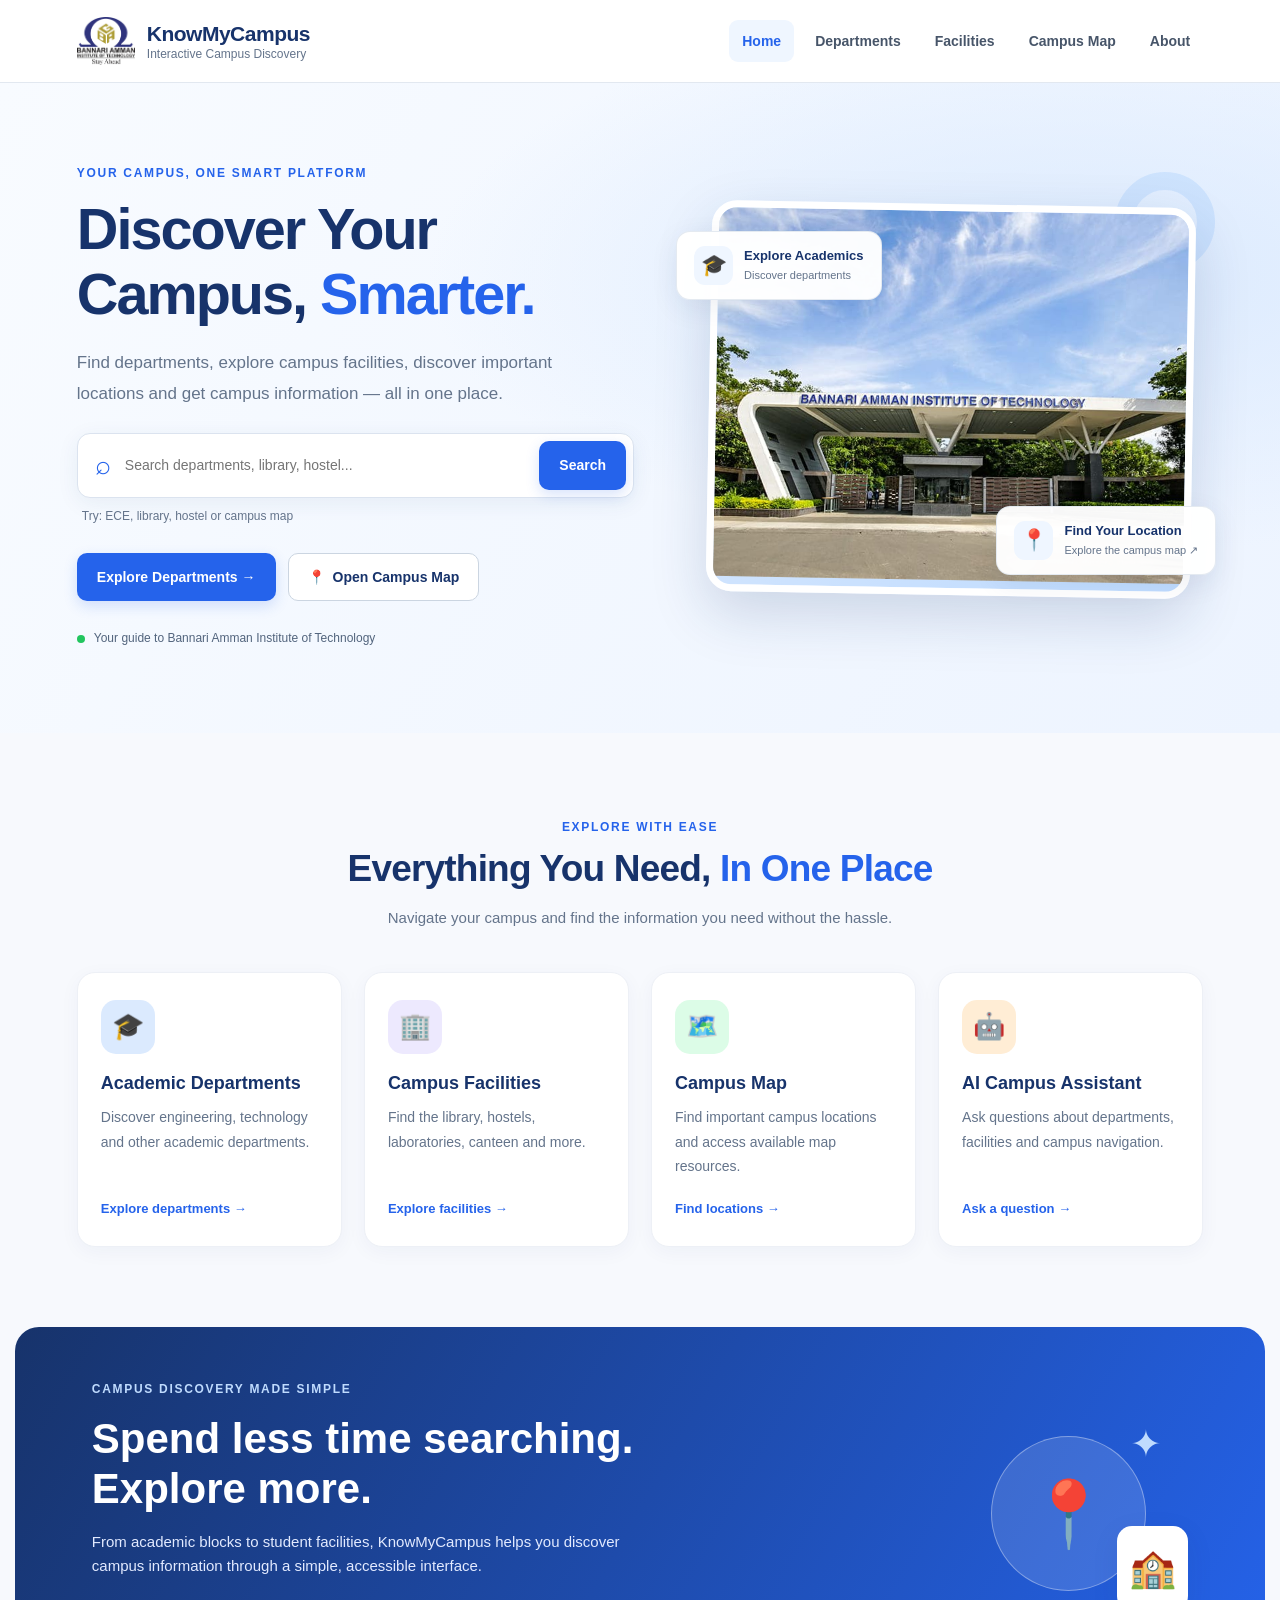
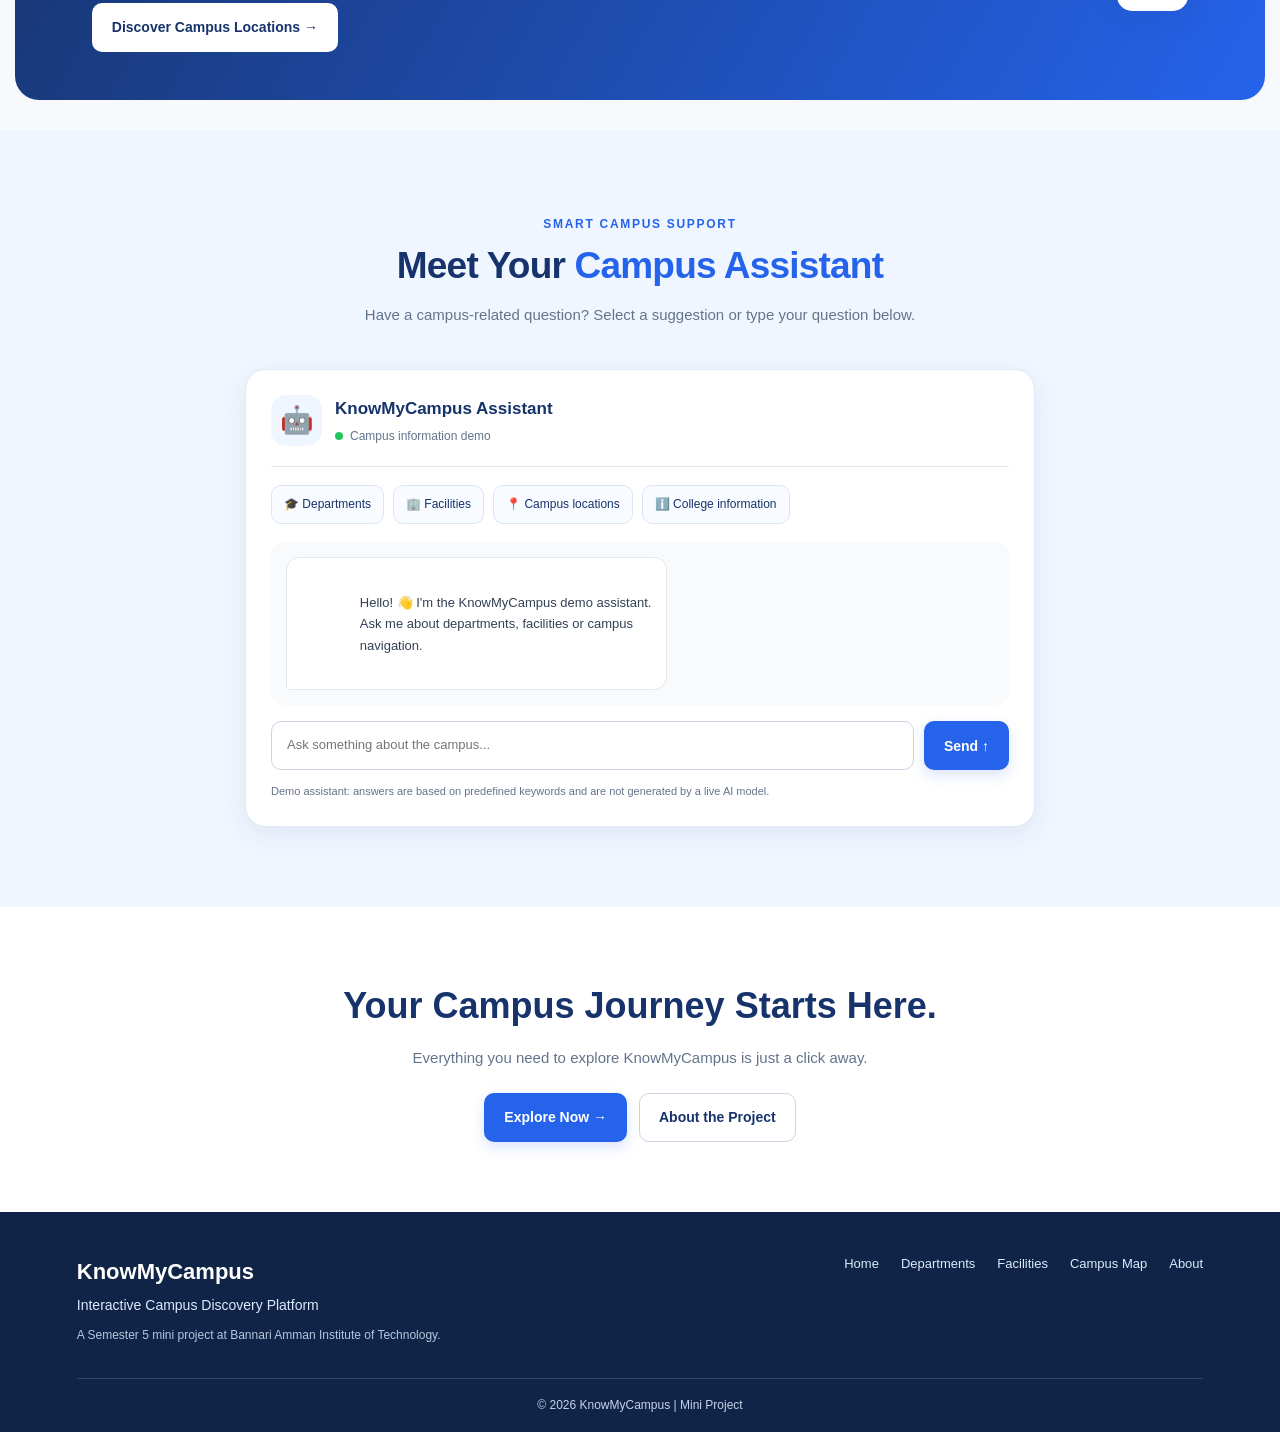
<file: index.html>
<!DOCTYPE html>
<html lang="en">
<head>
    <meta charset="UTF-8">
    <meta name="viewport" content="width=device-width, initial-scale=1.0">

    <title>KnowMyCampus | Interactive Campus Discovery</title>
    <meta name="description" content="Explore Bannari Amman Institute of Technology departments, facilities, campus locations and campus information.">

    <link rel="stylesheet" href="style.css">
</head>

<body>

<!-- NAVIGATION -->
<header class="site-header">
    <a class="brand" href="index.html" aria-label="KnowMyCampus Home">
        
          <img src="bait-logo.png"
                 alt="Bannari Amman Institute of Technology Logo"
                 class="brand-logo"
                 onerror="this.style.display='none'">


        <span class="brand-text">
            <strong>KnowMyCampus</strong>
            <small>Interactive Campus Discovery</small>
        </span>
    </a>

    <button class="menu-toggle" id="menuToggle"
            aria-label="Toggle navigation"
            aria-expanded="false">
        ☰
    </button>

    <nav class="main-nav" id="mainNav">
        <a class="active" href="index.html">Home</a>
        <a href="departments.html">Departments</a>
        <a href="facilities.html">Facilities</a>
        <a href="campus-map.html">Campus Map</a>
        <a href="about.html">About</a>
    </nav>
</header>

<main>

<!-- HERO SECTION -->
<section class="hero">
    <div class="hero-inner">

        <div class="hero-content">
            <span class="eyebrow">
                YOUR CAMPUS, ONE SMART PLATFORM
            </span>

            <h1>
                Discover Your Campus,
                <span>Smarter.</span>
            </h1>

            <p class="hero-description">
                Find departments, explore campus facilities,
                discover important locations and get campus
                information — all in one place.
            </p>

            <form class="search-form" id="campusSearchForm">
                <span class="search-icon">⌕</span>

                <input type="search"
                       id="searchBox"
                       placeholder="Search departments, library, hostel..."
                       aria-label="Search campus">

                <button type="submit" class="btn btn-primary">
                    Search
                </button>
            </form>

            <p class="search-hint">
                Try: ECE, library, hostel or campus map
            </p>

            <div class="hero-actions">
                <a href="departments.html" class="btn btn-primary">
                    Explore Departments →
                </a>

                <a href="campus-map.html" class="btn btn-outline">
                    <span>📍</span> Open Campus Map
                </a>
            </div>

            <div class="hero-note">
                <span class="status-dot"></span>
                Your guide to Bannari Amman Institute of Technology
            </div>
        </div>

        <div class="hero-visual">
            <div class="campus-image-frame">
                
                    <img src="campus.jpg"
                         alt="Bannari Amman Institute of Technology Campus"
                         class="hero-image"
                         loading="eager"
                         onerror="this.style.display='none'">


                <div class="image-placeholder" style="display:none">
                    <span>🏫</span>
                    <strong>Add your campus photo</strong>
                    <small>Upload campus.jpg to your repository</small>
                </div>
            </div>

            <div class="floating-card floating-card-top">
                <span class="floating-icon">🎓</span>
                <div>
                    <strong>Explore Academics</strong>
                    <small>Discover departments</small>
                </div>
            </div>

            <a href="campus-map.html"
               class="floating-card floating-card-bottom">
                <span class="floating-icon">📍</span>
                <div>
                    <strong>Find Your Location</strong>
                    <small>Explore the campus map ↗</small>
                </div>
            </a>

            <div class="decorative-circle"></div>
        </div>

    </div>
</section>

<!-- EXPLORE CAMPUS -->
<section class="section explore-section" id="explore">
    <div class="section-heading">
        <span class="eyebrow">EXPLORE WITH EASE</span>
        <h2>Everything You Need, <span>In One Place</span></h2>
        <p>
            Navigate your campus and find the information
            you need without the hassle.
        </p>
    </div>

    <div class="feature-grid">

        <a class="feature-card" href="departments.html">
            <div class="feature-icon icon-blue">🎓</div>
            <h3>Academic Departments</h3>
            <p>
                Discover engineering, technology and other
                academic departments.
            </p>
            <span class="card-link">Explore departments →</span>
        </a>

        <a class="feature-card" href="facilities.html">
            <div class="feature-icon icon-purple">🏢</div>
            <h3>Campus Facilities</h3>
            <p>
                Find the library, hostels, laboratories,
                canteen and more.
            </p>
            <span class="card-link">Explore facilities →</span>
        </a>

        <a class="feature-card" href="campus-map.html">
            <div class="feature-icon icon-green">🗺️</div>
            <h3>Campus Map</h3>
            <p>
                Find important campus locations and
                access available map resources.
            </p>
            <span class="card-link">Find locations →</span>
        </a>

        <a class="feature-card" href="#ai-assistant">
            <div class="feature-icon icon-orange">🤖</div>
            <h3>AI Campus Assistant</h3>
            <p>
                Ask questions about departments, facilities
                and campus navigation.
            </p>
            <span class="card-link">Ask a question →</span>
        </a>

    </div>
</section>

<!-- CAMPUS DISCOVERY BANNER -->
<section class="discovery-section">
    <div class="discovery-content">
        <span class="eyebrow">CAMPUS DISCOVERY MADE SIMPLE</span>
        <h2>Spend less time searching.<br>Explore more.</h2>
        <p>
            From academic blocks to student facilities,
            KnowMyCampus helps you discover campus information
            through a simple, accessible interface.
        </p>

        <a href="campus-map.html" class="btn btn-white">
            Discover Campus Locations →
        </a>
    </div>

    <div class="discovery-art" aria-hidden="true">
        <div class="art-circle">
            <span>📍</span>
        </div>
        <div class="art-building">🏫</div>
        <div class="art-sparkle">✦</div>
    </div>
</section>

<!-- AI ASSISTANT -->
<section class="section assistant-section" id="ai-assistant">
    <div class="section-heading">
        <span class="eyebrow">SMART CAMPUS SUPPORT</span>
        <h2>Meet Your <span>Campus Assistant</span></h2>
        <p>
            Have a campus-related question? Select a suggestion
            or type your question below.
        </p>
    </div>

    <div class="assistant-panel">
        <div class="assistant-header">
            <div class="assistant-avatar">🤖</div>
            <div>
                <h3>KnowMyCampus Assistant</h3>
                <p><span class="status-dot"></span> Campus information demo</p>
            </div>
        </div>

        <div class="suggestion-list">
            <button type="button" class="suggestion"
                    data-question="Where can I find departments?">
                🎓 Departments
            </button>

            <button type="button" class="suggestion"
                    data-question="What campus facilities are available?">
                🏢 Facilities
            </button>

            <button type="button" class="suggestion"
                    data-question="How can I find campus locations?">
                📍 Campus locations
            </button>

            <button type="button" class="suggestion"
                    data-question="How do I contact the college?">
                ℹ️ College information
            </button>
        </div>

        <div class="chat-messages" id="chatMessages"
             aria-live="polite">
            <div class="chat-bubble bot-message">
                Hello! 👋 I'm the KnowMyCampus demo assistant.
                Ask me about departments, facilities or campus
                navigation.
            </div>
        </div>

        <form class="assistant-form" id="assistantForm">
            <input type="text" id="assistantInput"
                   placeholder="Ask something about the campus..."
                   aria-label="Ask the campus assistant"
                   required>

            <button type="submit" class="btn btn-primary">
                Send ↑
            </button>
        </form>

        <p class="assistant-disclaimer">
            Demo assistant: answers are based on predefined
            keywords and are not generated by a live AI model.
        </p>
    </div>
</section>

<!-- CALL TO ACTION -->
<section class="closing-section">
    <h2>Your Campus Journey Starts Here.</h2>
    <p>Everything you need to explore KnowMyCampus is just a click away.</p>

    <div class="closing-actions">
        <a href="departments.html" class="btn btn-primary">
            Explore Now →
        </a>
        <a href="about.html" class="btn btn-outline">
            About the Project
        </a>
    </div>
</section>

</main>

<!-- FOOTER -->
<footer class="site-footer">
    <div class="footer-inner">
        <div class="footer-brand">
            <strong>KnowMyCampus</strong>
            <p>Interactive Campus Discovery Platform</p>
            <small>
                A Semester 5 mini project at Bannari Amman
                Institute of Technology.
            </small>
        </div>

        <div class="footer-links">
            <a href="index.html">Home</a>
            <a href="departments.html">Departments</a>
            <a href="facilities.html">Facilities</a>
            <a href="campus-map.html">Campus Map</a>
            <a href="about.html">About</a>
        </div>
    </div>

    <div class="footer-bottom">
        <p>© 2026 KnowMyCampus | Mini Project</p>
    </div>
</footer>

<script src="script.js"></script>

<script>
/* MOBILE NAVIGATION */
const menuToggle = document.getElementById("menuToggle");
const mainNav = document.getElementById("mainNav");

menuToggle.addEventListener("click", function () {
    const isOpen = mainNav.classList.toggle("nav-open");
    menuToggle.setAttribute("aria-expanded", isOpen);
});

/* CAMPUS SEARCH */
document.getElementById("campusSearchForm")
    .addEventListener("submit", function (event) {
        event.preventDefault();

        const query = document.getElementById("searchBox")
            .value.trim().toLowerCase();

        if (!query) {
            document.getElementById("searchBox").focus();
            return;
        }

        const routes = [
            { words: ["department", "departments", "ece", "cse", "eee",
                      "eie", "mechanical", "mechatronics", "biotechnology",
                      "agriculture", "textile", "fashion", "food technology",
                      "computer science", "information technology", "ai and ds"],
              url: "departments.html" },

            { words: ["facility", "facilities", "library", "hostel",
                      "canteen", "medical", "sports", "transport",
                      "laboratory", "laboratories", "wifi", "internet",
                      "auditorium", "atm"],
              url: "facilities.html" },

            { words: ["map", "location", "locations", "where", "campus map"],
              url: "campus-map.html" },

            { words: ["about", "project", "knowmycampus"],
              url: "about.html" },

            { words: ["assistant", "ai", "ask", "help"],
              url: "#ai-assistant" }
        ];

        for (const route of routes) {
            if (route.words.some(word => query.includes(word))) {
                window.location.href = route.url;
                return;
            }
        }

        alert("No exact match found. Try searching for ECE, departments, library, hostel or campus map.");
    });

/* DEMO CAMPUS ASSISTANT */
const assistantForm = document.getElementById("assistantForm");
const assistantInput = document.getElementById("assistantInput");
const chatMessages = document.getElementById("chatMessages");

function addChatMessage(text, sender) {
    const message = document.createElement("div");
    message.className = "chat-bubble " +
        (sender === "user" ? "user-message" : "bot-message");
    message.textContent = text;
    chatMessages.appendChild(message);
    chatMessages.scrollTop = chatMessages.scrollHeight;
}

function getCampusReply(question) {
    const q = question.toLowerCase();

    if (q.includes("department") || q.includes("ece") ||
        q.includes("cse") || q.includes("engineering")) {
        return "You can browse the available academic departments on our Departments page. Open Departments from the navigation menu.";
    }

    if (q.includes("facility") || q.includes("library") ||
        q.includes("hostel") || q.includes("canteen") ||
        q.includes("sports") || q.includes("medical")) {
        return "Visit the Facilities page to explore campus services such as the library, hostels, canteen, medical centre and sports facilities.";
    }

    if (q.includes("map") || q.includes("location") ||
        q.includes("where") || q.includes("find")) {
        return "Open the Campus Map page to explore the campus locations and available map resources. Location navigation depends on the map integration.";
    }

    if (q.includes("contact") || q.includes("college") ||
        q.includes("about") || q.includes("project")) {
        return "Visit the About page to learn about the KnowMyCampus project. For official college contact details, refer to the institution's official website.";
    }

    if (q.includes("hello") || q.includes("hi") ||
        q.includes("hey")) {
        return "Hello! I can help you find information about departments, facilities and campus locations. What would you like to explore?";
    }

    return "I don't have a predefined answer for that question yet. Try asking about departments, facilities, the library, hostels or campus locations.";
}

function askAssistant(question) {
    const cleanQuestion = question.trim();
    if (!cleanQuestion) return;

    addChatMessage(cleanQuestion, "user");
    addChatMessage(getCampusReply(cleanQuestion), "bot");
}

assistantForm.addEventListener("submit", function (event) {
    event.preventDefault();
    askAssistant(assistantInput.value);
    assistantInput.value = "";
    assistantInput.focus();
});

document.querySelectorAll(".suggestion").forEach(function (button) {
    button.addEventListener("click", function () {
        askAssistant(button.dataset.question);
    });
});
</script>

</body>
</html>
</file>
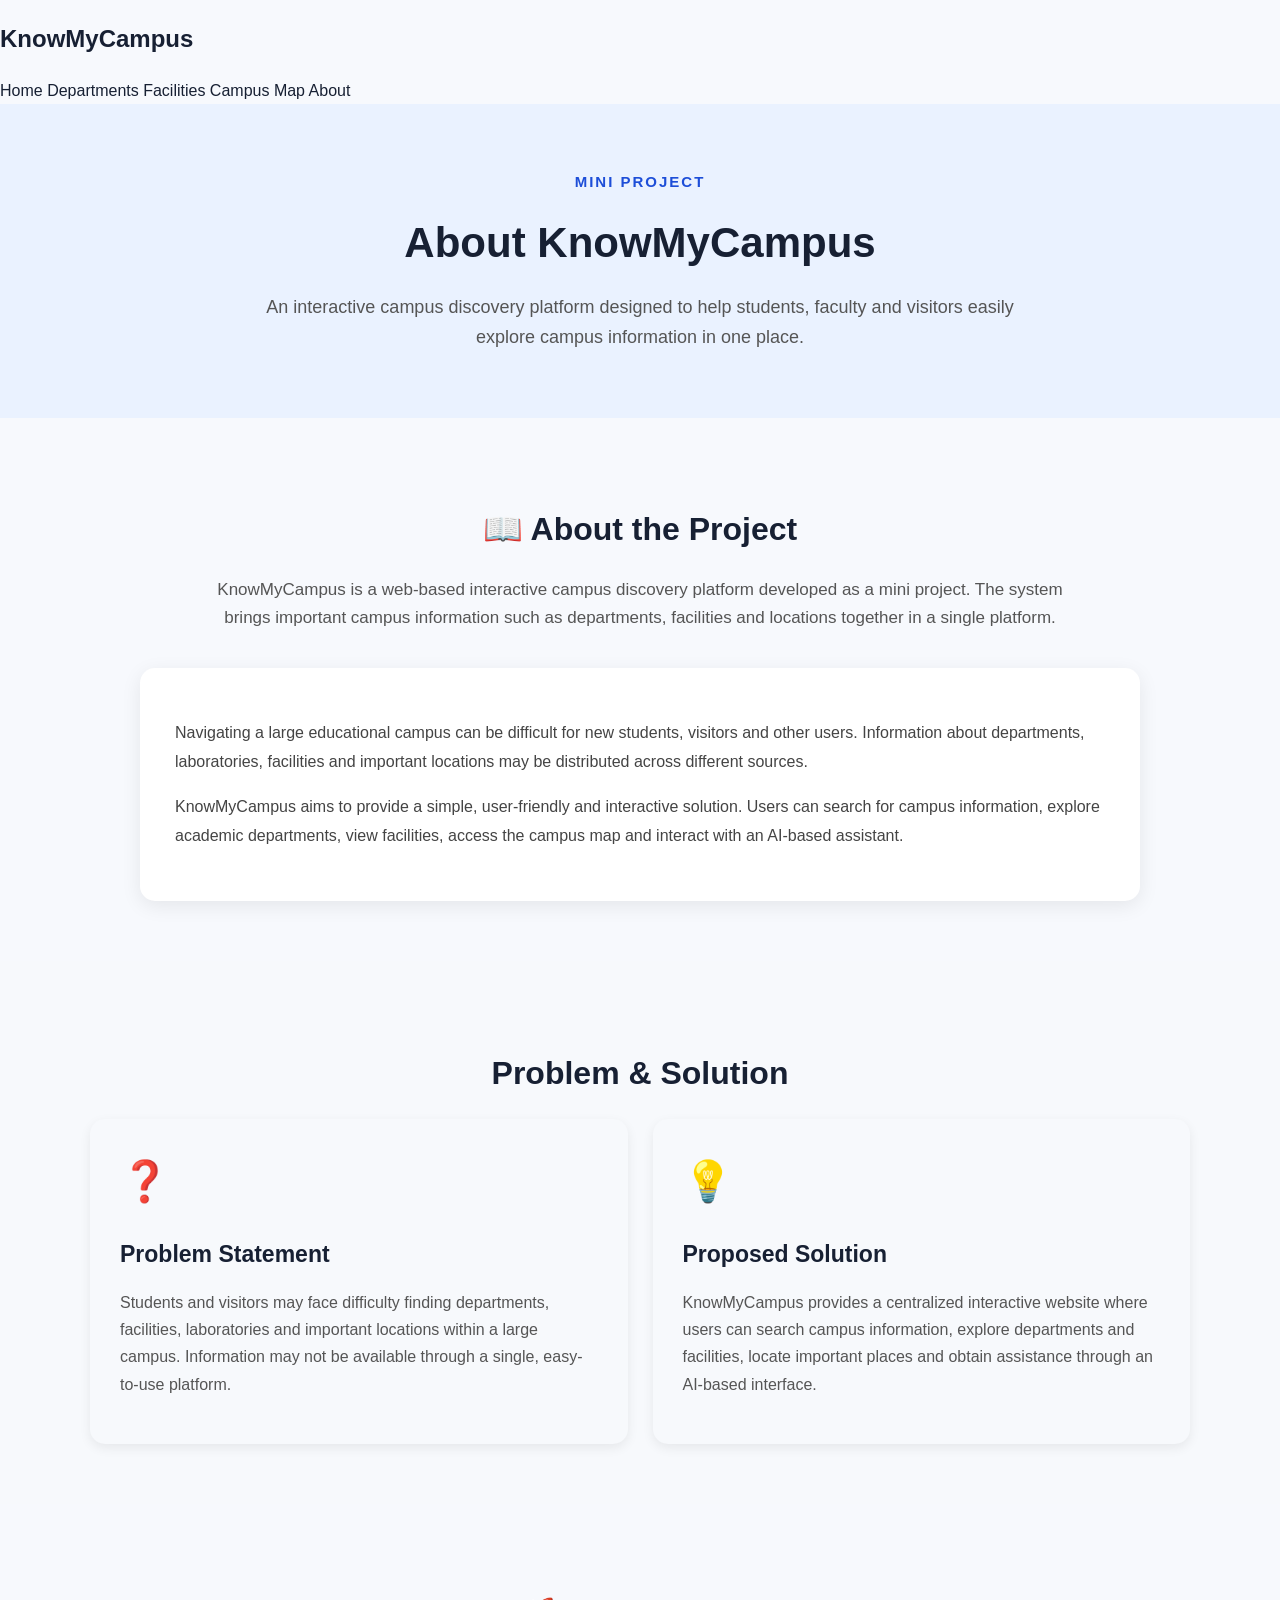
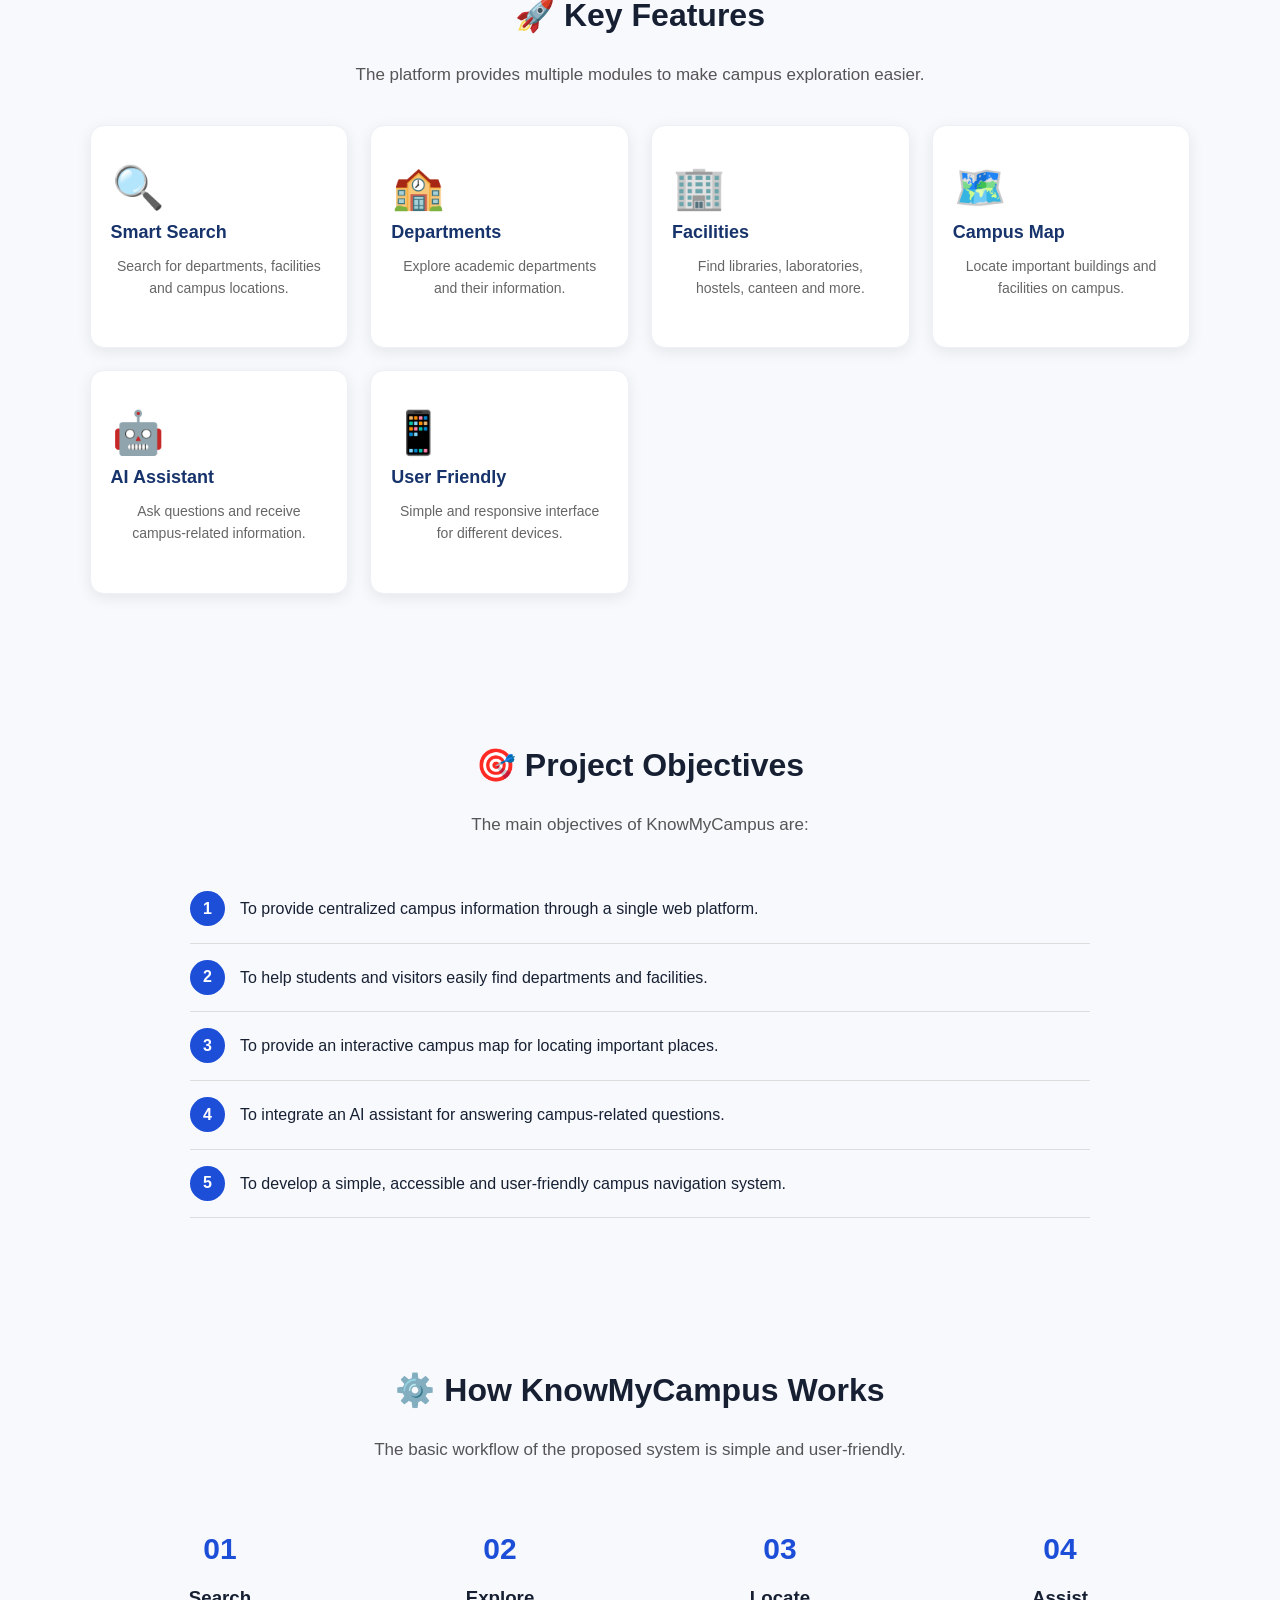
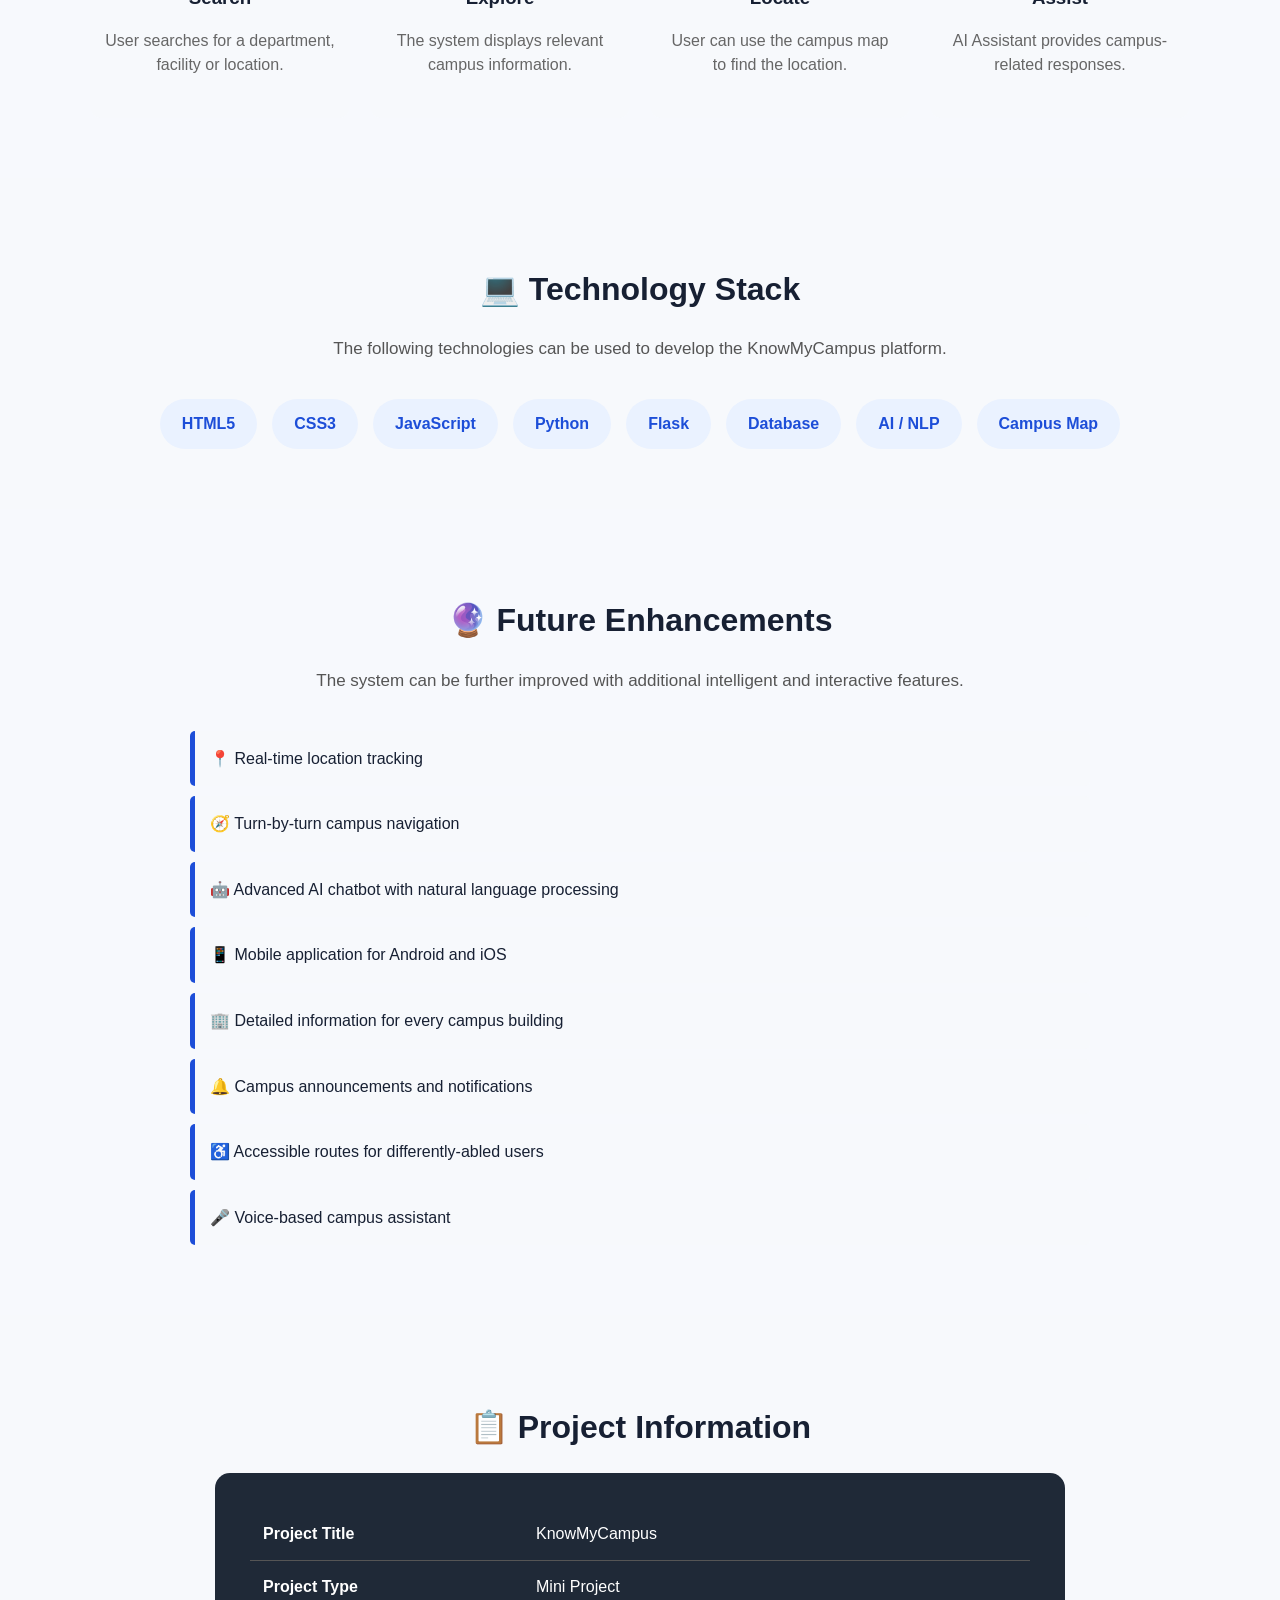
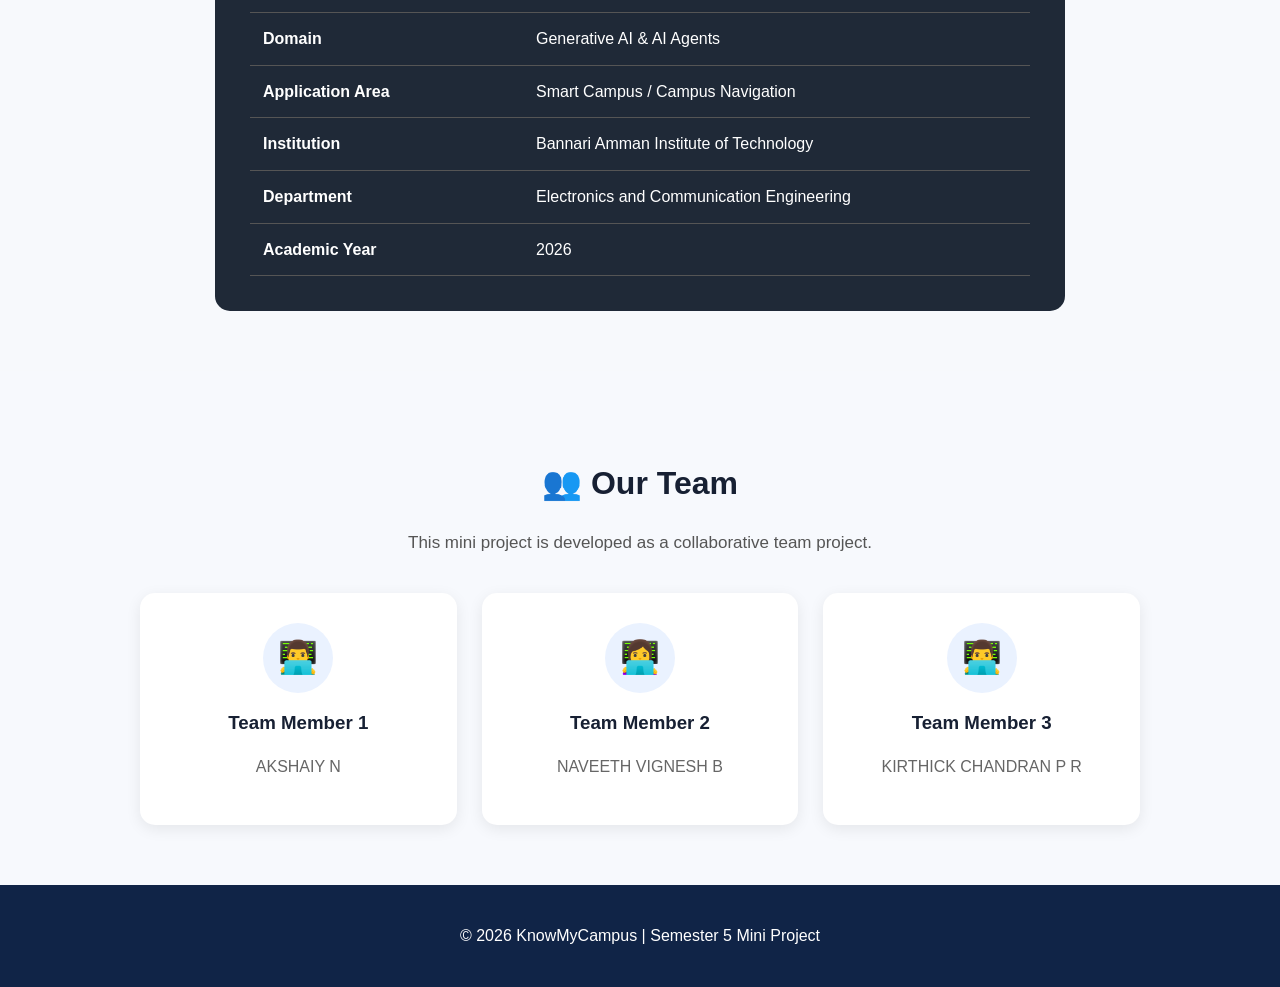
<file: about.html>
<!DOCTYPE html>
<html lang="en">

<head>

    <meta charset="UTF-8">

    <meta name="viewport"
          content="width=device-width, initial-scale=1.0">

    <title>About | KnowMyCampus</title>

    <link rel="stylesheet" href="style.css">


    <style>

        /* ==========================================
           ABOUT PAGE
        ========================================== */

        .about-hero {

            text-align: center;

            padding: 65px 20px;

            background: #eaf2ff;

        }


        .about-hero span {

            font-size: 15px;

            font-weight: bold;

            color: #1d4ed8;

            letter-spacing: 2px;

        }


        .about-hero h1 {

            font-size: 42px;

            margin: 15px 0;

        }


        .about-hero p {

            max-width: 800px;

            margin: auto;

            font-size: 18px;

            color: #555;

            line-height: 1.7;

        }


        /* ==========================================
           COMMON SECTION
        ========================================== */

        .about-section {

            padding: 60px 7%;

        }


        .about-section h2 {

            text-align: center;

            font-size: 32px;

            margin-bottom: 20px;

        }


        .section-description {

            max-width: 850px;

            margin: 0 auto 35px;

            text-align: center;

            color: #555;

            line-height: 1.7;

            font-size: 17px;

        }


        /* ==========================================
           ABOUT CARD
        ========================================== */

        .about-card {

            max-width: 1000px;

            margin: auto;

            background: white;

            padding: 35px;

            border-radius: 15px;

            box-shadow: 0 5px 20px rgba(0,0,0,0.08);

            line-height: 1.8;

            color: #444;

        }


        /* ==========================================
           PROBLEM + SOLUTION
        ========================================== */

        .two-column {

            max-width: 1100px;

            margin: auto;

            display: grid;

            grid-template-columns:
                repeat(2, 1fr);

            gap: 25px;

        }


        .info-card {

            padding: 30px;

            background: #f7f9fc;

            border-radius: 15px;

            box-shadow: 0 4px 12px rgba(0,0,0,0.07);

        }


        .info-card .icon {

            font-size: 40px;

            margin-bottom: 10px;

        }


        .info-card h3 {

            font-size: 23px;

            margin-bottom: 12px;

        }


        .info-card p {

            color: #555;

            line-height: 1.7;

        }


        /* ==========================================
           FEATURES
        ========================================== */

        .features-grid {

            max-width: 1150px;

            margin: auto;

            display: grid;

            grid-template-columns:
                repeat(auto-fit, minmax(220px, 1fr));

            gap: 22px;

        }


        .feature-card {

            text-align: center;

            padding: 28px 20px;

            background: white;

            border-radius: 14px;

            box-shadow: 0 4px 15px rgba(0,0,0,0.08);

            transition: 0.3s;

        }


        .feature-card:hover {

            transform: translateY(-6px);

        }


        .feature-card .feature-icon {

            font-size: 42px;

            margin-bottom: 12px;

        }


        .feature-card h3 {

            margin-bottom: 10px;

        }


        .feature-card p {

            color: #666;

            line-height: 1.6;

        }


        /* ==========================================
           OBJECTIVES
        ========================================== */

        .objectives {

            max-width: 900px;

            margin: auto;

        }


        .objective {

            display: flex;

            gap: 15px;

            align-items: flex-start;

            padding: 16px 0;

            border-bottom: 1px solid #ddd;

        }


        .objective-number {

            min-width: 35px;

            height: 35px;

            border-radius: 50%;

            background: #1d4ed8;

            color: white;

            display: flex;

            align-items: center;

            justify-content: center;

            font-weight: bold;

        }


        .objective p {

            margin: 5px 0;

            line-height: 1.6;

        }


        /* ==========================================
           TECHNOLOGY
        ========================================== */

        .technology-box {

            max-width: 1000px;

            margin: auto;

            text-align: center;

        }


        .technology-list {

            display: flex;

            flex-wrap: wrap;

            justify-content: center;

            gap: 15px;

            margin-top: 25px;

        }


        .technology {

            padding: 12px 22px;

            background: #eaf2ff;

            border-radius: 25px;

            font-weight: bold;

            color: #1d4ed8;

        }


        /* ==========================================
           WORKING
        ========================================== */

        .workflow {

            max-width: 1100px;

            margin: auto;

            display: grid;

            grid-template-columns:
                repeat(4, 1fr);

            gap: 20px;

        }


        .workflow-step {

            text-align: center;

            padding: 25px 15px;

            background: #f7f9fc;

            border-radius: 12px;

        }


        .step-number {

            font-size: 30px;

            font-weight: bold;

            color: #1d4ed8;

        }


        .workflow-step h3 {

            margin: 10px 0;

        }


        .workflow-step p {

            color: #666;

            line-height: 1.5;

        }


        /* ==========================================
           TEAM
        ========================================== */

        .team-grid {

            max-width: 1000px;

            margin: auto;

            display: grid;

            grid-template-columns:
                repeat(3, 1fr);

            gap: 25px;

        }


        .team-card {

            text-align: center;

            padding: 30px 20px;

            background: white;

            border-radius: 15px;

            box-shadow: 0 4px 15px rgba(0,0,0,0.08);

        }


        .team-icon {

            width: 70px;

            height: 70px;

            margin: auto;

            border-radius: 50%;

            background: #eaf2ff;

            display: flex;

            align-items: center;

            justify-content: center;

            font-size: 32px;

        }


        .team-card h3 {

            margin: 15px 0 5px;

        }


        .team-card p {

            color: #666;

        }


        /* ==========================================
           FUTURE
        ========================================== */

        .future-list {

            max-width: 900px;

            margin: auto;

        }


        .future-list div {

            padding: 15px;

            margin: 10px 0;

            background: #f7f9fc;

            border-left: 5px solid #1d4ed8;

            border-radius: 5px;

        }


        /* ==========================================
           PROJECT INFO
        ========================================== */

        .project-info {

            max-width: 850px;

            margin: auto;

            background: #1f2937;

            color: white;

            padding: 35px;

            border-radius: 15px;

        }


        .project-info table {

            width: 100%;

            border-collapse: collapse;

        }


        .project-info td {

            padding: 13px;

            border-bottom: 1px solid #555;

        }


        .project-info td:first-child {

            font-weight: bold;

            width: 35%;

        }


        /* ==========================================
           RESPONSIVE
        ========================================== */

        @media (max-width: 768px) {

            .about-hero h1 {

                font-size: 32px;

            }


            .two-column {

                grid-template-columns: 1fr;

            }


            .workflow {

                grid-template-columns: 1fr 1fr;

            }


            .team-grid {

                grid-template-columns: 1fr;

            }

        }


        @media (max-width: 500px) {

            .workflow {

                grid-template-columns: 1fr;

            }

        }

    </style>

</head>



<body>


<!-- ==========================================
     NAVIGATION
========================================== -->

<nav>

    <h2>KnowMyCampus</h2>


    <div>

        <a href="index.html">
            Home
        </a>

        <a href="departments.html">
            Departments
        </a>

        <a href="facilities.html">
            Facilities
        </a>

        <a href="campus-map.html">
            Campus Map
        </a>

        <a href="about.html">
            About
        </a>

    </div>

</nav>



<!-- ==========================================
     HERO
========================================== -->

<section class="about-hero">

    <span>
        MINI PROJECT
    </span>


    <h1>
        About KnowMyCampus
    </h1>


    <p>

        An interactive campus discovery platform
        designed to help students, faculty and
        visitors easily explore campus information
        in one place.

    </p>

</section>



<!-- ==========================================
     ABOUT THE PROJECT
========================================== -->

<section class="about-section">

    <h2>
        📖 About the Project
    </h2>


    <p class="section-description">

        KnowMyCampus is a web-based interactive
        campus discovery platform developed as a
        mini project. The system brings important
        campus information such as departments,
        facilities and locations together in a
        single platform.

    </p>


    <div class="about-card">

        <p>

            Navigating a large educational campus can
            be difficult for new students, visitors and
            other users. Information about departments,
            laboratories, facilities and important
            locations may be distributed across
            different sources.

        </p>


        <p>

            KnowMyCampus aims to provide a simple,
            user-friendly and interactive solution.
            Users can search for campus information,
            explore academic departments, view facilities,
            access the campus map and interact with an
            AI-based assistant.

        </p>

    </div>

</section>



<!-- ==========================================
     PROBLEM & SOLUTION
========================================== -->

<section class="about-section"
         style="background:#f7f9fc;">

    <h2>
        Problem & Solution
    </h2>


    <div class="two-column">


        <div class="info-card">

            <div class="icon">
                ❓
            </div>


            <h3>
                Problem Statement
            </h3>


            <p>

                Students and visitors may face difficulty
                finding departments, facilities,
                laboratories and important locations
                within a large campus. Information may
                not be available through a single,
                easy-to-use platform.

            </p>

        </div>



        <div class="info-card">

            <div class="icon">
                💡
            </div>


            <h3>
                Proposed Solution
            </h3>


            <p>

                KnowMyCampus provides a centralized
                interactive website where users can
                search campus information, explore
                departments and facilities, locate
                important places and obtain assistance
                through an AI-based interface.

            </p>

        </div>


    </div>

</section>



<!-- ==========================================
     KEY FEATURES
========================================== -->

<section class="about-section">

    <h2>
        🚀 Key Features
    </h2>


    <p class="section-description">

        The platform provides multiple modules
        to make campus exploration easier.

    </p>


    <div class="features-grid">


        <div class="feature-card">

            <div class="feature-icon">
                🔍
            </div>

            <h3>
                Smart Search
            </h3>

            <p>
                Search for departments,
                facilities and campus locations.
            </p>

        </div>



        <div class="feature-card">

            <div class="feature-icon">
                🏫
            </div>

            <h3>
                Departments
            </h3>

            <p>
                Explore academic departments
                and their information.
            </p>

        </div>



        <div class="feature-card">

            <div class="feature-icon">
                🏢
            </div>

            <h3>
                Facilities
            </h3>

            <p>
                Find libraries, laboratories,
                hostels, canteen and more.
            </p>

        </div>



        <div class="feature-card">

            <div class="feature-icon">
                🗺️
            </div>

            <h3>
                Campus Map
            </h3>

            <p>
                Locate important buildings
                and facilities on campus.
            </p>

        </div>



        <div class="feature-card">

            <div class="feature-icon">
                🤖
            </div>

            <h3>
                AI Assistant
            </h3>

            <p>
                Ask questions and receive
                campus-related information.
            </p>

        </div>



        <div class="feature-card">

            <div class="feature-icon">
                📱
            </div>

            <h3>
                User Friendly
            </h3>

            <p>
                Simple and responsive interface
                for different devices.
            </p>

        </div>


    </div>

</section>



<!-- ==========================================
     OBJECTIVES
========================================== -->

<section class="about-section"
         style="background:#f7f9fc;">

    <h2>
        🎯 Project Objectives
    </h2>


    <p class="section-description">

        The main objectives of KnowMyCampus are:

    </p>


    <div class="objectives">


        <div class="objective">

            <div class="objective-number">
                1
            </div>

            <p>
                To provide centralized campus information
                through a single web platform.
            </p>

        </div>



        <div class="objective">

            <div class="objective-number">
                2
            </div>

            <p>
                To help students and visitors easily
                find departments and facilities.
            </p>

        </div>



        <div class="objective">

            <div class="objective-number">
                3
            </div>

            <p>
                To provide an interactive campus map
                for locating important places.
            </p>

        </div>



        <div class="objective">

            <div class="objective-number">
                4
            </div>

            <p>
                To integrate an AI assistant for
                answering campus-related questions.
            </p>

        </div>



        <div class="objective">

            <div class="objective-number">
                5
            </div>

            <p>
                To develop a simple, accessible and
                user-friendly campus navigation system.
            </p>

        </div>


    </div>

</section>



<!-- ==========================================
     HOW IT WORKS
========================================== -->

<section class="about-section">

    <h2>
        ⚙️ How KnowMyCampus Works
    </h2>


    <p class="section-description">

        The basic workflow of the proposed system
        is simple and user-friendly.

    </p>


    <div class="workflow">


        <div class="workflow-step">

            <div class="step-number">
                01
            </div>

            <h3>
                Search
            </h3>

            <p>
                User searches for a department,
                facility or location.
            </p>

        </div>



        <div class="workflow-step">

            <div class="step-number">
                02
            </div>

            <h3>
                Explore
            </h3>

            <p>
                The system displays relevant
                campus information.
            </p>

        </div>



        <div class="workflow-step">

            <div class="step-number">
                03
            </div>

            <h3>
                Locate
            </h3>

            <p>
                User can use the campus map
                to find the location.
            </p>

        </div>



        <div class="workflow-step">

            <div class="step-number">
                04
            </div>

            <h3>
                Assist
            </h3>

            <p>
                AI Assistant provides
                campus-related responses.
            </p>

        </div>


    </div>

</section>



<!-- ==========================================
     TECHNOLOGY STACK
========================================== -->

<section class="about-section"
         style="background:#f7f9fc;">

    <h2>
        💻 Technology Stack
    </h2>


    <p class="section-description">

        The following technologies can be used
        to develop the KnowMyCampus platform.

    </p>


    <div class="technology-box">


        <div class="technology-list">

            <span class="technology">
                HTML5
            </span>

            <span class="technology">
                CSS3
            </span>

            <span class="technology">
                JavaScript
            </span>

            <span class="technology">
                Python
            </span>

            <span class="technology">
                Flask
            </span>

            <span class="technology">
                Database
            </span>

            <span class="technology">
                AI / NLP
            </span>

            <span class="technology">
                Campus Map
            </span>

        </div>

    </div>

</section>



<!-- ==========================================
     FUTURE ENHANCEMENTS
========================================== -->

<section class="about-section">

    <h2>
        🔮 Future Enhancements
    </h2>


    <p class="section-description">

        The system can be further improved with
        additional intelligent and interactive features.

    </p>


    <div class="future-list">


        <div>
            📍 Real-time location tracking
        </div>


        <div>
            🧭 Turn-by-turn campus navigation
        </div>


        <div>
            🤖 Advanced AI chatbot with natural language processing
        </div>


        <div>
            📱 Mobile application for Android and iOS
        </div>


        <div>
            🏢 Detailed information for every campus building
        </div>


        <div>
            🔔 Campus announcements and notifications
        </div>


        <div>
            ♿ Accessible routes for differently-abled users
        </div>


        <div>
            🎤 Voice-based campus assistant
        </div>


    </div>

</section>



<!-- ==========================================
     PROJECT INFORMATION
========================================== -->

<section class="about-section"
         style="background:#f7f9fc;">

    <h2>
        📋 Project Information
    </h2>


    <div class="project-info">


        <table>


            <tr>

                <td>
                    Project Title
                </td>

                <td>
                    KnowMyCampus
                </td>

            </tr>


            <tr>

                <td>
                    Project Type
                </td>

                <td>
                    Mini Project
                </td>

            </tr>


            <tr>

                <td>
                    Domain
                </td>

                <td>
                    Generative AI & AI Agents
                </td>

            </tr>


            <tr>

                <td>
                    Application Area
                </td>

                <td>
                    Smart Campus / Campus Navigation
                </td>

            </tr>


            <tr>

                <td>
                    Institution
                </td>

                <td>
                    Bannari Amman Institute of Technology
                </td>

            </tr>


            <tr>

                <td>
                    Department
                </td>

                <td>
                    Electronics and Communication Engineering
                </td>

            </tr>


            <tr>

                <td>
                    Academic Year
                </td>

                <td>
                    2026
                </td>

            </tr>


        </table>

    </div>

</section>



<!-- ==========================================
     TEAM MEMBERS
========================================== -->

<section class="about-section">

    <h2>
        👥 Our Team
    </h2>


    <p class="section-description">

        This mini project is developed as a
        collaborative team project.

    </p>


    <div class="team-grid">


        <div class="team-card">

            <div class="team-icon">
                👨‍💻
            </div>

            <h3>
                Team Member 1
            </h3>

            <p>
                AKSHAIY N
            </p>

        </div>



        <div class="team-card">

            <div class="team-icon">
                👩‍💻
            </div>

            <h3>
                Team Member 2
            </h3>

            <p>
                NAVEETH VIGNESH B
            </p>

        </div>



        <div class="team-card">

            <div class="team-icon">
                👨‍💻
            </div>

            <h3>
                Team Member 3
            </h3>

            <p>
                KIRTHICK CHANDRAN P R
            </p>

        </div>


    </div>

</section>



<!-- ==========================================
     FOOTER
========================================== -->

<footer>

    <p>
        © 2026 KnowMyCampus |
        Semester 5 Mini Project
    </p>

</footer>


</body>

</html>
</file>
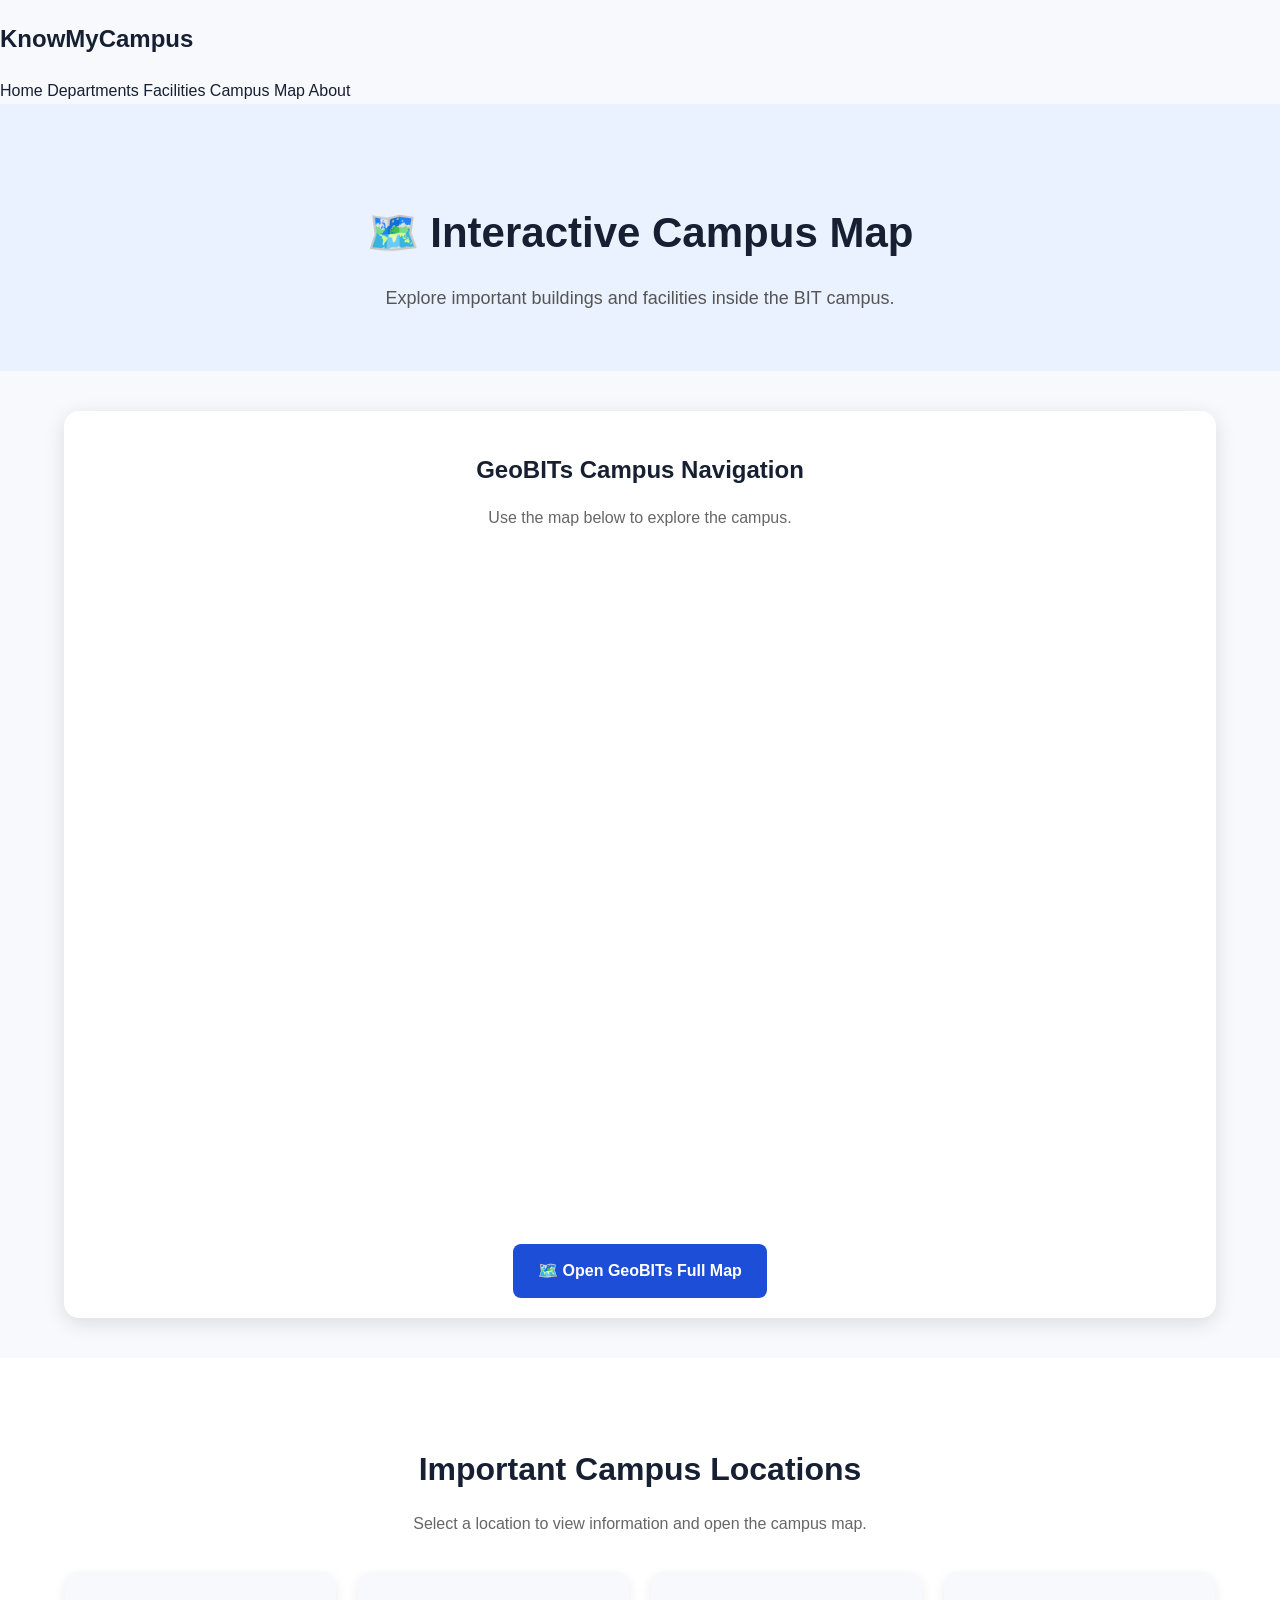
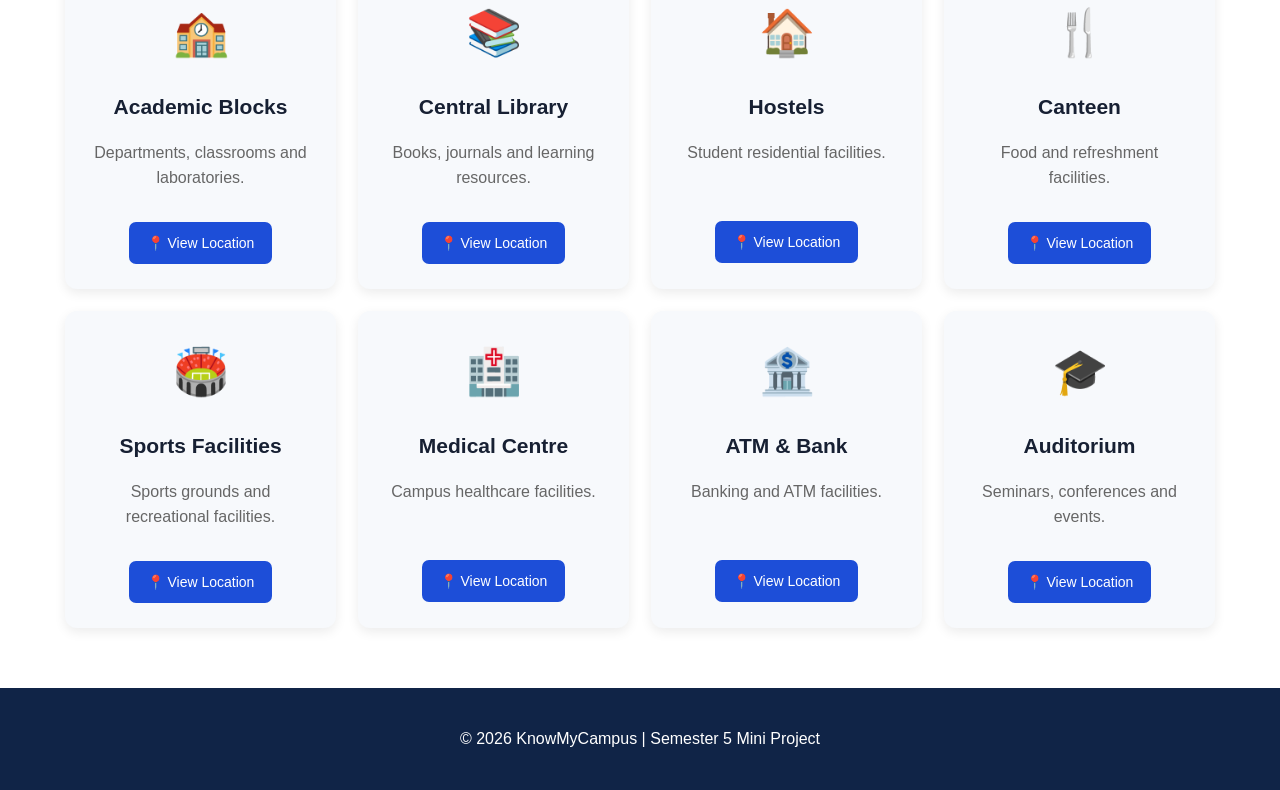
<file: campus-map.html>
<!DOCTYPE html>
<html lang="en">

<head>

    <meta charset="UTF-8">

    <meta name="viewport"
          content="width=device-width, initial-scale=1.0">

    <title>Campus Map | KnowMyCampus</title>

    <link rel="stylesheet" href="style.css">

    <style>

        /* ==============================
           PAGE HEADER
        ============================== */

        .map-header {
            text-align: center;
            padding: 60px 20px 40px;
            background: #eaf2ff;
        }

        .map-header h1 {
            font-size: 42px;
            margin-bottom: 15px;
        }

        .map-header p {
            font-size: 18px;
            color: #555;
        }


        /* ==============================
           MAP AREA
        ============================== */

        .map-section {
            padding: 40px 5%;
            background: #f7f9fc;
        }

        .map-container {
            max-width: 1200px;
            margin: auto;
            background: white;
            padding: 20px;
            border-radius: 15px;
            box-shadow: 0 5px 20px rgba(0,0,0,0.12);
        }

        .map-container h2 {
            text-align: center;
            margin-bottom: 10px;
        }

        .map-container p {
            text-align: center;
            color: #666;
        }


        /* ==============================
           GEOBITS MAP
        ============================== */

        .map-frame {
            width: 100%;
            height: 650px;
            border: none;
            border-radius: 12px;
            margin-top: 20px;
        }


        /* ==============================
           OPEN MAP BUTTON
        ============================== */

        .map-button-area {
            text-align: center;
            margin-top: 20px;
        }

        .map-button {
            display: inline-block;
            padding: 14px 25px;
            background: #1d4ed8;
            color: white;
            text-decoration: none;
            border-radius: 8px;
            font-weight: bold;
        }

        .map-button:hover {
            background: #163fa8;
        }


        /* ==============================
           LOCATION SECTION
        ============================== */

        .location-section {
            padding: 60px 5%;
            background: white;
        }

        .location-section h2 {
            text-align: center;
            font-size: 32px;
            margin-bottom: 10px;
        }

        .location-section > p {
            text-align: center;
            color: #666;
            margin-bottom: 35px;
        }


        /* ==============================
           LOCATION GRID
        ============================== */

        .location-grid {
            max-width: 1150px;
            margin: auto;

            display: grid;

            grid-template-columns:
                repeat(auto-fit, minmax(240px, 1fr));

            gap: 22px;
        }


        /* ==============================
           LOCATION CARD
        ============================== */

        .location-card {

            padding: 25px;

            background: #f7f9fc;

            border-radius: 12px;

            text-align: center;

            box-shadow:
                0 4px 12px rgba(0,0,0,0.08);

            transition: 0.3s;

        }


        .location-card:hover {

            transform: translateY(-7px);

            box-shadow:
                0 10px 25px rgba(0,0,0,0.15);

        }


        .location-icon {

            font-size: 45px;

            margin-bottom: 12px;

        }


        .location-card h3 {

            font-size: 21px;

            margin-bottom: 10px;

        }


        .location-card p {

            color: #666;

            min-height: 50px;

        }


        /* ==============================
           LOCATION BUTTON
        ============================== */

        .location-card button {

            margin-top: 15px;

            padding: 10px 18px;

            border: none;

            border-radius: 7px;

            background: #1d4ed8;

            color: white;

            cursor: pointer;

            font-size: 14px;

        }


        .location-card button:hover {

            background: #163fa8;

        }


        /* ==============================
           SELECTED LOCATION
        ============================== */

        #selectedLocation {

            max-width: 800px;

            margin: 35px auto 0;

            padding: 20px;

            text-align: center;

            background: #eaf2ff;

            border-radius: 10px;

            display: none;

        }


        #selectedLocation h3 {

            margin-bottom: 8px;

        }


        /* ==============================
           MOBILE
        ============================== */

        @media (max-width: 768px) {

            .map-header h1 {
                font-size: 32px;
            }

            .map-frame {
                height: 500px;
            }

        }

    </style>

</head>


<body>


<!-- =================================================
     NAVIGATION
================================================= -->

<nav>

    <h2>KnowMyCampus</h2>

    <div>

        <a href="index.html">
            Home
        </a>

        <a href="departments.html">
            Departments
        </a>

        <a href="facilities.html">
            Facilities
        </a>

        <a href="campus-map.html">
            Campus Map
        </a>

        <a href="about.html">
            About
        </a>

    </div>

</nav>



<!-- =================================================
     HEADER
================================================= -->

<section class="map-header">

    <h1>
        🗺️ Interactive Campus Map
    </h1>

    <p>

        Explore important buildings and
        facilities inside the BIT campus.

    </p>

</section>



<!-- =================================================
     GEOBITS MAP
================================================= -->

<section class="map-section">

    <div class="map-container">

        <h2>
            GeoBITs Campus Navigation
        </h2>

        <p>
            Use the map below to explore the campus.
        </p>


        <iframe

            class="map-frame"

            src="https://geobits.onrender.com/"

            title="GeoBITs Campus Map"

            allow="geolocation">

        </iframe>


        <div class="map-button-area">

            <a

                href="https://geobits.onrender.com/"

                target="_blank"

                class="map-button">

                🗺️ Open GeoBITs Full Map

            </a>

        </div>

    </div>

</section>



<!-- =================================================
     IMPORTANT LOCATIONS
================================================= -->

<section class="location-section">

    <h2>
        Important Campus Locations
    </h2>

    <p>
        Select a location to view information
        and open the campus map.
    </p>


    <div class="location-grid">


        <!-- ACADEMIC BLOCK -->

        <div class="location-card">

            <div class="location-icon">
                🏫
            </div>

            <h3>
                Academic Blocks
            </h3>

            <p>
                Departments, classrooms
                and laboratories.
            </p>

            <button onclick="selectLocation('Academic Blocks')">

                📍 View Location

            </button>

        </div>



        <!-- LIBRARY -->

        <div class="location-card">

            <div class="location-icon">
                📚
            </div>

            <h3>
                Central Library
            </h3>

            <p>
                Books, journals and
                learning resources.
            </p>

            <button onclick="selectLocation('Central Library')">

                📍 View Location

            </button>

        </div>



        <!-- HOSTEL -->

        <div class="location-card">

            <div class="location-icon">
                🏠
            </div>

            <h3>
                Hostels
            </h3>

            <p>
                Student residential
                facilities.
            </p>

            <button onclick="selectLocation('Hostels')">

                📍 View Location

            </button>

        </div>



        <!-- CANTEEN -->

        <div class="location-card">

            <div class="location-icon">
                🍴
            </div>

            <h3>
                Canteen
            </h3>

            <p>
                Food and refreshment
                facilities.
            </p>

            <button onclick="selectLocation('Canteen')">

                📍 View Location

            </button>

        </div>



        <!-- SPORTS -->

        <div class="location-card">

            <div class="location-icon">
                🏟️
            </div>

            <h3>
                Sports Facilities
            </h3>

            <p>
                Sports grounds and
                recreational facilities.
            </p>

            <button onclick="selectLocation('Sports Facilities')">

                📍 View Location

            </button>

        </div>



        <!-- MEDICAL -->

        <div class="location-card">

            <div class="location-icon">
                🏥
            </div>

            <h3>
                Medical Centre
            </h3>

            <p>
                Campus healthcare
                facilities.
            </p>

            <button onclick="selectLocation('Medical Centre')">

                📍 View Location

            </button>

        </div>



        <!-- ATM -->

        <div class="location-card">

            <div class="location-icon">
                🏦
            </div>

            <h3>
                ATM & Bank
            </h3>

            <p>
                Banking and ATM
                facilities.
            </p>

            <button onclick="selectLocation('ATM & Bank')">

                📍 View Location

            </button>

        </div>



        <!-- AUDITORIUM -->

        <div class="location-card">

            <div class="location-icon">
                🎓
            </div>

            <h3>
                Auditorium
            </h3>

            <p>
                Seminars, conferences
                and events.
            </p>

            <button onclick="selectLocation('Auditorium')">

                📍 View Location

            </button>

        </div>



    </div>


    <!-- SELECTED LOCATION -->

    <div id="selectedLocation">

        <h3 id="locationName"></h3>

        <p id="locationMessage"></p>

    </div>


</section>



<!-- =================================================
     FOOTER
================================================= -->

<footer>

    <p>
        © 2026 KnowMyCampus |
        Semester 5 Mini Project
    </p>

</footer>



<!-- =================================================
     JAVASCRIPT
================================================= -->

<script>

function selectLocation(location) {

    const box =
        document.getElementById("selectedLocation");

    const name =
        document.getElementById("locationName");

    const message =
        document.getElementById("locationMessage");


    name.innerHTML =
        "📍 " + location;


    message.innerHTML =
        "You selected <strong>" +
        location +
        "</strong>. " +
        "Use the GeoBITs map above to explore the campus location.";


    box.style.display = "block";


    box.scrollIntoView({
        behavior: "smooth",
        block: "center"
    });

}

</script>


</body>

</html>
</file>
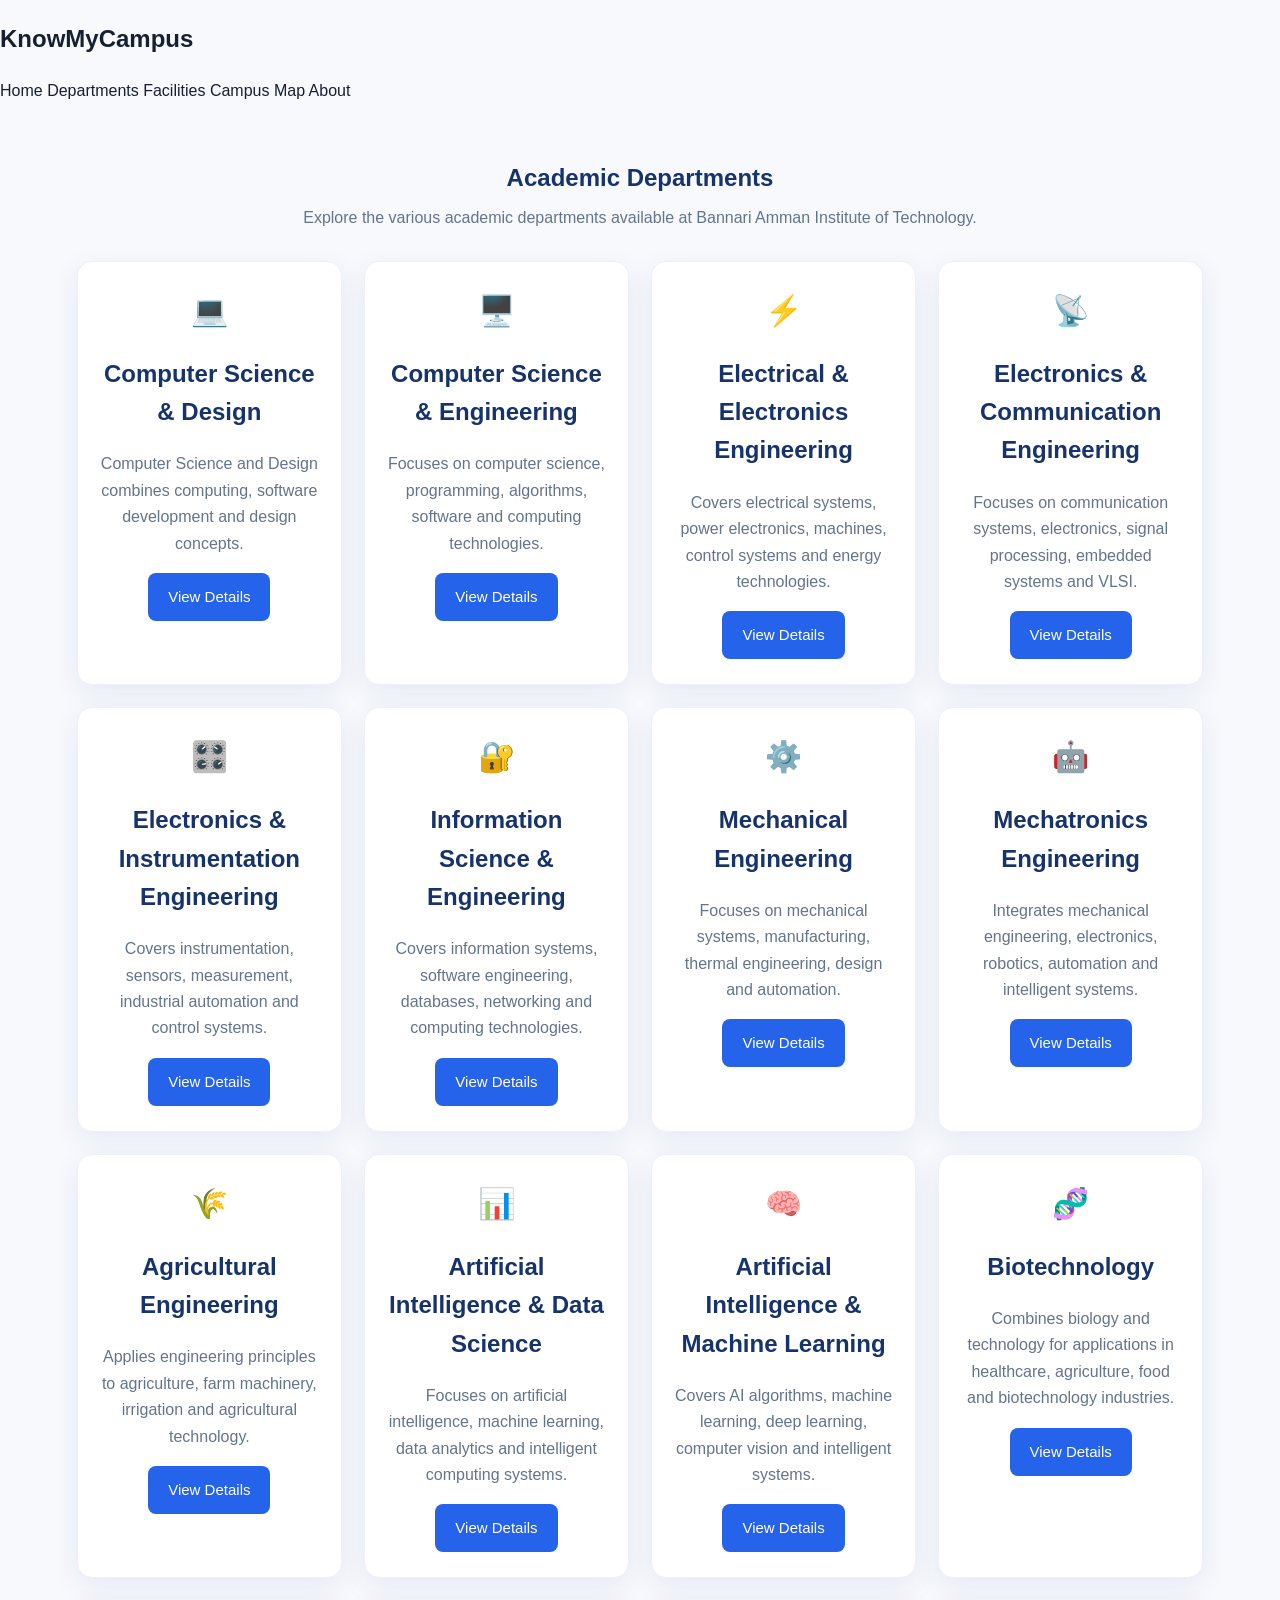
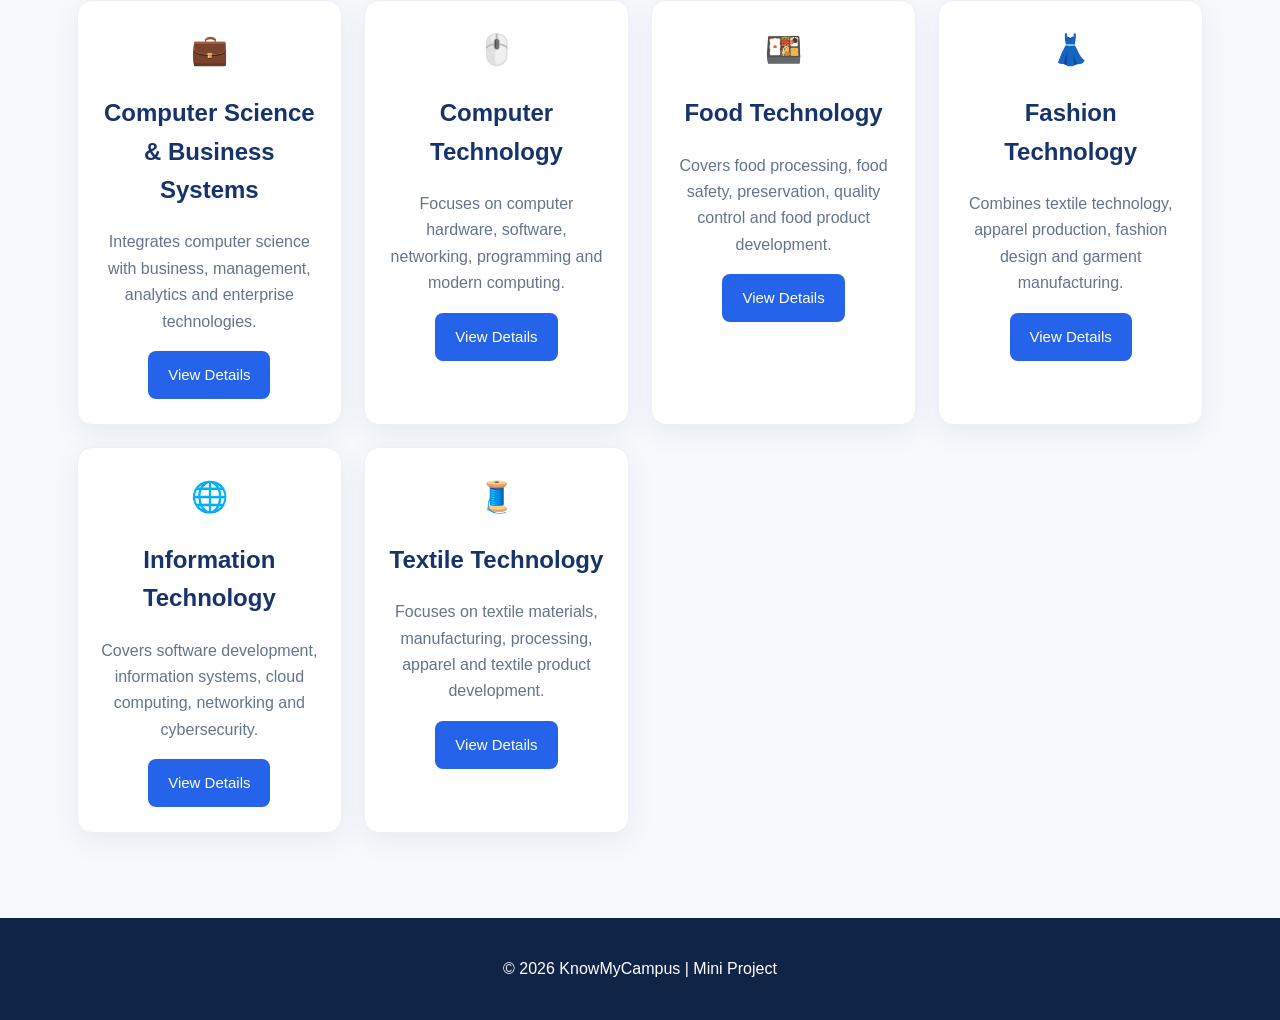
<file: departments.html>
<!DOCTYPE html>
<html lang="en">

<head>
    <meta charset="UTF-8">
    <meta name="viewport" content="width=device-width, initial-scale=1.0">

    <title>Departments | KnowMyCampus</title>

    <link rel="stylesheet" href="style.css">

    <style>

        /* ================= DEPARTMENT DETAILS POPUP ================= */

        .modal {
            display: none;
            position: fixed;
            z-index: 1000;
            left: 0;
            top: 0;
            width: 100%;
            height: 100%;
            background: rgba(0, 0, 0, 0.6);
            justify-content: center;
            align-items: center;
            padding: 20px;
            box-sizing: border-box;
        }

        .modal-content {
            background: white;
            width: 90%;
            max-width: 750px;
            max-height: 85vh;
            overflow-y: auto;
            border-radius: 15px;
            padding: 30px;
            position: relative;
            box-shadow: 0 10px 30px rgba(0, 0, 0, 0.3);
            animation: popup 0.3s ease;
        }

        @keyframes popup {
            from {
                transform: scale(0.8);
                opacity: 0;
            }

            to {
                transform: scale(1);
                opacity: 1;
            }
        }

        .close-btn {
            position: absolute;
            right: 20px;
            top: 15px;
            font-size: 30px;
            font-weight: bold;
            cursor: pointer;
            color: #555;
        }

        .close-btn:hover {
            color: red;
        }

        .modal-icon {
            font-size: 50px;
            text-align: center;
            margin-bottom: 10px;
        }

        .modal-content h2 {
            text-align: center;
            margin-bottom: 20px;
            color: #1f2937;
        }

        .modal-content h3 {
            color: #1f2937;
            margin-top: 20px;
        }

        .modal-content p {
            line-height: 1.7;
            color: #444;
        }

        .modal-content ul {
            line-height: 1.8;
            color: #444;
        }

        .detail-box {
            background: #f1f5ff;
            padding: 15px;
            border-radius: 10px;
            margin-top: 15px;
        }

        .card button {
            cursor: pointer;
            border: none;
            padding: 12px 20px;
            border-radius: 8px;
            font-size: 15px;
        }

    </style>

</head>


<body>


<!-- ================= NAVIGATION ================= -->

<nav>

    <h2>KnowMyCampus</h2>

    <div>

        <a href="index.html">Home</a>

        <a href="departments.html">Departments</a>

        <a href="facilities.html">Facilities</a>

        <a href="campus-map.html">Campus Map</a>

        <a href="about.html">About</a>

    </div>

</nav>



<!-- ================= DEPARTMENTS ================= -->

<section class="features">

    <h1>Academic Departments</h1>

    <p>
        Explore the various academic departments available
        at Bannari Amman Institute of Technology.
    </p>


    <div class="cards">


        <!-- 1. CSD -->

        <div class="card">

            <div class="icon">💻</div>

            <h2>Computer Science & Design</h2>

            <p>
                Computer Science and Design combines computing,
                software development and design concepts.
            </p>

            <button onclick="showDepartment('Computer Science & Design')">
                View Details
            </button>

        </div>



        <!-- 2. CSE -->

        <div class="card">

            <div class="icon">🖥️</div>

            <h2>Computer Science & Engineering</h2>

            <p>
                Focuses on computer science, programming,
                algorithms, software and computing technologies.
            </p>

            <button onclick="showDepartment('Computer Science & Engineering')">
                View Details
            </button>

        </div>



        <!-- 3. EEE -->

        <div class="card">

            <div class="icon">⚡</div>

            <h2>Electrical & Electronics Engineering</h2>

            <p>
                Covers electrical systems, power electronics,
                machines, control systems and energy technologies.
            </p>

            <button onclick="showDepartment('Electrical & Electronics Engineering')">
                View Details
            </button>

        </div>



        <!-- 4. ECE -->

        <div class="card">

            <div class="icon">📡</div>

            <h2>Electronics & Communication Engineering</h2>

            <p>
                Focuses on communication systems, electronics,
                signal processing, embedded systems and VLSI.
            </p>

            <button onclick="showDepartment('Electronics & Communication Engineering')">
                View Details
            </button>

        </div>



        <!-- 5. EIE -->

        <div class="card">

            <div class="icon">🎛️</div>

            <h2>Electronics & Instrumentation Engineering</h2>

            <p>
                Covers instrumentation, sensors, measurement,
                industrial automation and control systems.
            </p>

            <button onclick="showDepartment('Electronics & Instrumentation Engineering')">
                View Details
            </button>

        </div>



        <!-- 6. ISE -->

        <div class="card">

            <div class="icon">🔐</div>

            <h2>Information Science & Engineering</h2>

            <p>
                Covers information systems, software engineering,
                databases, networking and computing technologies.
            </p>

            <button onclick="showDepartment('Information Science & Engineering')">
                View Details
            </button>

        </div>



        <!-- 7. Mechanical -->

        <div class="card">

            <div class="icon">⚙️</div>

            <h2>Mechanical Engineering</h2>

            <p>
                Focuses on mechanical systems, manufacturing,
                thermal engineering, design and automation.
            </p>

            <button onclick="showDepartment('Mechanical Engineering')">
                View Details
            </button>

        </div>



        <!-- 8. Mechatronics -->

        <div class="card">

            <div class="icon">🤖</div>

            <h2>Mechatronics Engineering</h2>

            <p>
                Integrates mechanical engineering, electronics,
                robotics, automation and intelligent systems.
            </p>

            <button onclick="showDepartment('Mechatronics Engineering')">
                View Details
            </button>

        </div>



        <!-- 9. Agricultural -->

        <div class="card">

            <div class="icon">🌾</div>

            <h2>Agricultural Engineering</h2>

            <p>
                Applies engineering principles to agriculture,
                farm machinery, irrigation and agricultural technology.
            </p>

            <button onclick="showDepartment('Agricultural Engineering')">
                View Details
            </button>

        </div>



        <!-- 10. AI & DS -->

        <div class="card">

            <div class="icon">📊</div>

            <h2>Artificial Intelligence & Data Science</h2>

            <p>
                Focuses on artificial intelligence, machine learning,
                data analytics and intelligent computing systems.
            </p>

            <button onclick="showDepartment('Artificial Intelligence & Data Science')">
                View Details
            </button>

        </div>



        <!-- 11. AI & ML -->

        <div class="card">

            <div class="icon">🧠</div>

            <h2>Artificial Intelligence & Machine Learning</h2>

            <p>
                Covers AI algorithms, machine learning,
                deep learning, computer vision and intelligent systems.
            </p>

            <button onclick="showDepartment('Artificial Intelligence & Machine Learning')">
                View Details
            </button>

        </div>



        <!-- 12. Biotechnology -->

        <div class="card">

            <div class="icon">🧬</div>

            <h2>Biotechnology</h2>

            <p>
                Combines biology and technology for applications
                in healthcare, agriculture, food and biotechnology industries.
            </p>

            <button onclick="showDepartment('Biotechnology')">
                View Details
            </button>

        </div>



        <!-- 13. CSBS -->

        <div class="card">

            <div class="icon">💼</div>

            <h2>Computer Science & Business Systems</h2>

            <p>
                Integrates computer science with business,
                management, analytics and enterprise technologies.
            </p>

            <button onclick="showDepartment('Computer Science & Business Systems')">
                View Details
            </button>

        </div>



        <!-- 14. Computer Technology -->

        <div class="card">

            <div class="icon">🖱️</div>

            <h2>Computer Technology</h2>

            <p>
                Focuses on computer hardware, software,
                networking, programming and modern computing.
            </p>

            <button onclick="showDepartment('Computer Technology')">
                View Details
            </button>

        </div>



        <!-- 15. Food Technology -->

        <div class="card">

            <div class="icon">🍱</div>

            <h2>Food Technology</h2>

            <p>
                Covers food processing, food safety, preservation,
                quality control and food product development.
            </p>

            <button onclick="showDepartment('Food Technology')">
                View Details
            </button>

        </div>



        <!-- 16. Fashion Technology -->

        <div class="card">

            <div class="icon">👗</div>

            <h2>Fashion Technology</h2>

            <p>
                Combines textile technology, apparel production,
                fashion design and garment manufacturing.
            </p>

            <button onclick="showDepartment('Fashion Technology')">
                View Details
            </button>

        </div>



        <!-- 17. Information Technology -->

        <div class="card">

            <div class="icon">🌐</div>

            <h2>Information Technology</h2>

            <p>
                Covers software development, information systems,
                cloud computing, networking and cybersecurity.
            </p>

            <button onclick="showDepartment('Information Technology')">
                View Details
            </button>

        </div>



        <!-- 18. Textile Technology -->

        <div class="card">

            <div class="icon">🧵</div>

            <h2>Textile Technology</h2>

            <p>
                Focuses on textile materials, manufacturing,
                processing, apparel and textile product development.
            </p>

            <button onclick="showDepartment('Textile Technology')">
                View Details
            </button>

        </div>


    </div>

</section>



<!-- ================================================= -->
<!--              DEPARTMENT DETAILS POPUP             -->
<!-- ================================================= -->

<div id="departmentModal" class="modal">

    <div class="modal-content">

        <span class="close-btn" onclick="closeDepartment()">
            &times;
        </span>

        <div id="departmentIcon" class="modal-icon">
            🎓
        </div>

        <h2 id="departmentTitle">
            Department Name
        </h2>

        <div class="detail-box">

            <h3>📖 About the Department</h3>

            <p id="departmentDescription">
                Department information will appear here.
            </p>

        </div>


        <div class="detail-box">

            <h3>📚 Major Areas</h3>

            <ul id="departmentAreas">
            </ul>

        </div>


        <div class="detail-box">

            <h3>💼 Career Opportunities</h3>

            <p id="departmentCareer">
                Career information will appear here.
            </p>

        </div>

    </div>

</div>



<!-- ================= FOOTER ================= -->

<footer>

    <p>
        © 2026 KnowMyCampus | Mini Project
    </p>

</footer>



<!-- ================= DEPARTMENT JAVASCRIPT ================= -->

<script>

const departmentData = {

    "Computer Science & Design": {

        icon: "💻",

        description:
        "Computer Science & Design combines computer science principles with design concepts. Students learn programming, software development, computing and user-oriented design.",

        areas: [
            "Programming and Software Development",
            "Computer Science Fundamentals",
            "UI and UX Design",
            "Web and Application Development",
            "Database Systems"
        ],

        career:
        "Career opportunities include software development, web development, UI/UX design, application development and technology-related roles."
    },


    "Computer Science & Engineering": {

        icon: "🖥️",

        description:
        "Computer Science & Engineering focuses on the design and development of computer software and computing systems.",

        areas: [
            "Programming",
            "Data Structures and Algorithms",
            "Database Management",
            "Computer Networks",
            "Operating Systems",
            "Artificial Intelligence"
        ],

        career:
        "Career opportunities include software engineer, application developer, system engineer, web developer and technology professional."
    },


    "Electrical & Electronics Engineering": {

        icon: "⚡",

        description:
        "Electrical & Electronics Engineering deals with electrical systems, electronic devices, power systems, machines and control technologies.",

        areas: [
            "Electrical Machines",
            "Power Electronics",
            "Power Systems",
            "Control Systems",
            "Electrical Circuits",
            "Renewable Energy"
        ],

        career:
        "Career opportunities include electrical engineer, power systems engineer, control engineer, maintenance engineer and automation-related roles."
    },


    "Electronics & Communication Engineering": {

        icon: "📡",

        description:
        "Electronics & Communication Engineering focuses on electronic systems, communication technologies, signal processing, embedded systems and semiconductor technologies.",

        areas: [
            "Digital Electronics",
            "Analog Electronics",
            "Communication Systems",
            "Signal Processing",
            "Embedded Systems",
            "VLSI Design"
        ],

        career:
        "Career opportunities include embedded systems engineer, VLSI engineer, electronics engineer, communication engineer and software-related roles."
    },


    "Electronics & Instrumentation Engineering": {

        icon: "🎛️",

        description:
        "Electronics & Instrumentation Engineering focuses on measurement, sensors, instrumentation, automation and control systems.",

        areas: [
            "Sensors and Transducers",
            "Industrial Instrumentation",
            "Process Control",
            "Measurement Systems",
            "Automation",
            "Control Engineering"
        ],

        career:
        "Career opportunities include instrumentation engineer, automation engineer, control engineer and industrial systems engineer."
    },


    "Information Science & Engineering": {

        icon: "🔐",

        description:
        "Information Science & Engineering focuses on information systems, computing technologies, software development, databases and networking.",

        areas: [
            "Information Systems",
            "Database Management",
            "Software Engineering",
            "Computer Networks",
            "Programming",
            "Cybersecurity"
        ],

        career:
        "Career opportunities include software developer, database professional, network engineer, system administrator and information technology roles."
    },


    "Mechanical Engineering": {

        icon: "⚙️",

        description:
        "Mechanical Engineering deals with the design, analysis, manufacturing and operation of mechanical systems.",

        areas: [
            "Machine Design",
            "Manufacturing",
            "Thermal Engineering",
            "Fluid Mechanics",
            "CAD and Engineering Design",
            "Automation"
        ],

        career:
        "Career opportunities include mechanical engineer, design engineer, manufacturing engineer, production engineer and maintenance engineer."
    },


    "Mechatronics Engineering": {

        icon: "🤖",

        description:
        "Mechatronics Engineering integrates mechanical engineering, electronics, control systems, robotics and automation.",

        areas: [
            "Robotics",
            "Automation",
            "Control Systems",
            "Embedded Systems",
            "Mechanical Design",
            "Sensors and Actuators"
        ],

        career:
        "Career opportunities include robotics engineer, automation engineer, control engineer, embedded engineer and mechatronics engineer."
    },


    "Agricultural Engineering": {

        icon: "🌾",

        description:
        "Agricultural Engineering applies engineering principles to agricultural production, farm machinery, irrigation and agricultural technology.",

        areas: [
            "Farm Machinery",
            "Irrigation Engineering",
            "Agricultural Processing",
            "Soil and Water Management",
            "Agricultural Technology",
            "Renewable Energy in Agriculture"
        ],

        career:
        "Career opportunities include agricultural engineer, farm technology professional, irrigation engineer and agricultural equipment-related roles."
    },


    "Artificial Intelligence & Data Science": {

        icon: "📊",

        description:
        "Artificial Intelligence & Data Science focuses on extracting useful information from data and developing intelligent computing systems.",

        areas: [
            "Artificial Intelligence",
            "Machine Learning",
            "Data Analytics",
            "Data Visualization",
            "Deep Learning",
            "Big Data"
        ],

        career:
        "Career opportunities include data analyst, data scientist, machine learning engineer, AI engineer and data technology professional."
    },


    "Artificial Intelligence & Machine Learning": {

        icon: "🧠",

        description:
        "Artificial Intelligence & Machine Learning focuses on developing computational systems that can learn from data and perform intelligent tasks.",

        areas: [
            "Machine Learning",
            "Deep Learning",
            "Artificial Intelligence",
            "Computer Vision",
            "Natural Language Processing",
            "Intelligent Systems"
        ],

        career:
        "Career opportunities include AI engineer, machine learning engineer, computer vision engineer, data professional and software developer."
    },


    "Biotechnology": {

        icon: "🧬",

        description:
        "Biotechnology combines biological sciences with technology to develop applications in healthcare, agriculture, food and industrial processes.",

        areas: [
            "Molecular Biology",
            "Genetics",
            "Microbiology",
            "Bioprocessing",
            "Bioinformatics",
            "Biotechnology Applications"
        ],

        career:
        "Career opportunities include biotechnology professional, laboratory professional, research assistant, quality professional and bioinformatics-related roles."
    },


    "Computer Science & Business Systems": {

        icon: "💼",

        description:
        "Computer Science & Business Systems combines computing knowledge with business and enterprise-oriented technologies.",

        areas: [
            "Programming",
            "Database Systems",
            "Business Analytics",
            "Enterprise Systems",
            "Management Concepts",
            "Information Systems"
        ],

        career:
        "Career opportunities include software developer, business analyst, technology consultant, system analyst and enterprise technology professional."
    },


    "Computer Technology": {

        icon: "🖱️",

        description:
        "Computer Technology focuses on computer hardware, software, networking, programming and modern computing systems.",

        areas: [
            "Computer Hardware",
            "Programming",
            "Networking",
            "Database Systems",
            "Web Technologies",
            "Computer Applications"
        ],

        career:
        "Career opportunities include software developer, network professional, system administrator, technical support professional and application developer."
    },


    "Food Technology": {

        icon: "🍱",

        description:
        "Food Technology focuses on food processing, preservation, quality, safety and the development of food products.",

        areas: [
            "Food Processing",
            "Food Preservation",
            "Food Safety",
            "Quality Control",
            "Food Packaging",
            "Food Product Development"
        ],

        career:
        "Career opportunities include food technologist, quality control professional, food processing professional and food product development roles."
    },


    "Fashion Technology": {

        icon: "👗",

        description:
        "Fashion Technology combines textile knowledge, apparel production, garment manufacturing and fashion-related technologies.",

        areas: [
            "Apparel Production",
            "Garment Manufacturing",
            "Fashion Design",
            "Textile Technology",
            "Pattern Making",
            "Production Management"
        ],

        career:
        "Career opportunities include apparel technologist, garment production professional, fashion technology professional and textile industry roles."
    },


    "Information Technology": {

        icon: "🌐",

        description:
        "Information Technology focuses on the development, management and application of computer-based information systems.",

        areas: [
            "Software Development",
            "Cloud Computing",
            "Networking",
            "Cybersecurity",
            "Database Systems",
            "Web Technologies"
        ],

        career:
        "Career opportunities include software developer, cloud professional, network engineer, cybersecurity professional and IT consultant."
    },


    "Textile Technology": {

        icon: "🧵",

        description:
        "Textile Technology focuses on textile materials, manufacturing processes, textile processing and product development.",

        areas: [
            "Textile Materials",
            "Spinning",
            "Weaving",
            "Knitting",
            "Textile Processing",
            "Textile Product Development"
        ],

        career:
        "Career opportunities include textile technologist, production professional, quality control professional, textile processing professional and apparel industry roles."
    }

};



/* ================= SHOW DEPARTMENT ================= */

function showDepartment(departmentName) {

    const department = departmentData[departmentName];

    if (!department) {

        alert("Department information is not available.");

        return;

    }


    document.getElementById("departmentIcon").textContent =
        department.icon;


    document.getElementById("departmentTitle").textContent =
        departmentName;


    document.getElementById("departmentDescription").textContent =
        department.description;


    document.getElementById("departmentCareer").textContent =
        department.career;


    const areasList =
        document.getElementById("departmentAreas");

    areasList.innerHTML = "";


    department.areas.forEach(function(area) {

        const li = document.createElement("li");

        li.textContent = area;

        areasList.appendChild(li);

    });


    document.getElementById("departmentModal").style.display =
        "flex";

}



/* ================= CLOSE POPUP ================= */

function closeDepartment() {

    document.getElementById("departmentModal").style.display =
        "none";

}



/* ================= CLOSE WHEN CLICKING OUTSIDE ================= */

window.onclick = function(event) {

    const modal =
        document.getElementById("departmentModal");

    if (event.target === modal) {

        modal.style.display = "none";

    }

};



/* ================= ESC KEY CLOSE ================= */

document.addEventListener("keydown", function(event) {

    if (event.key === "Escape") {

        closeDepartment();

    }

});

</script>


</body>

</html>
</file>
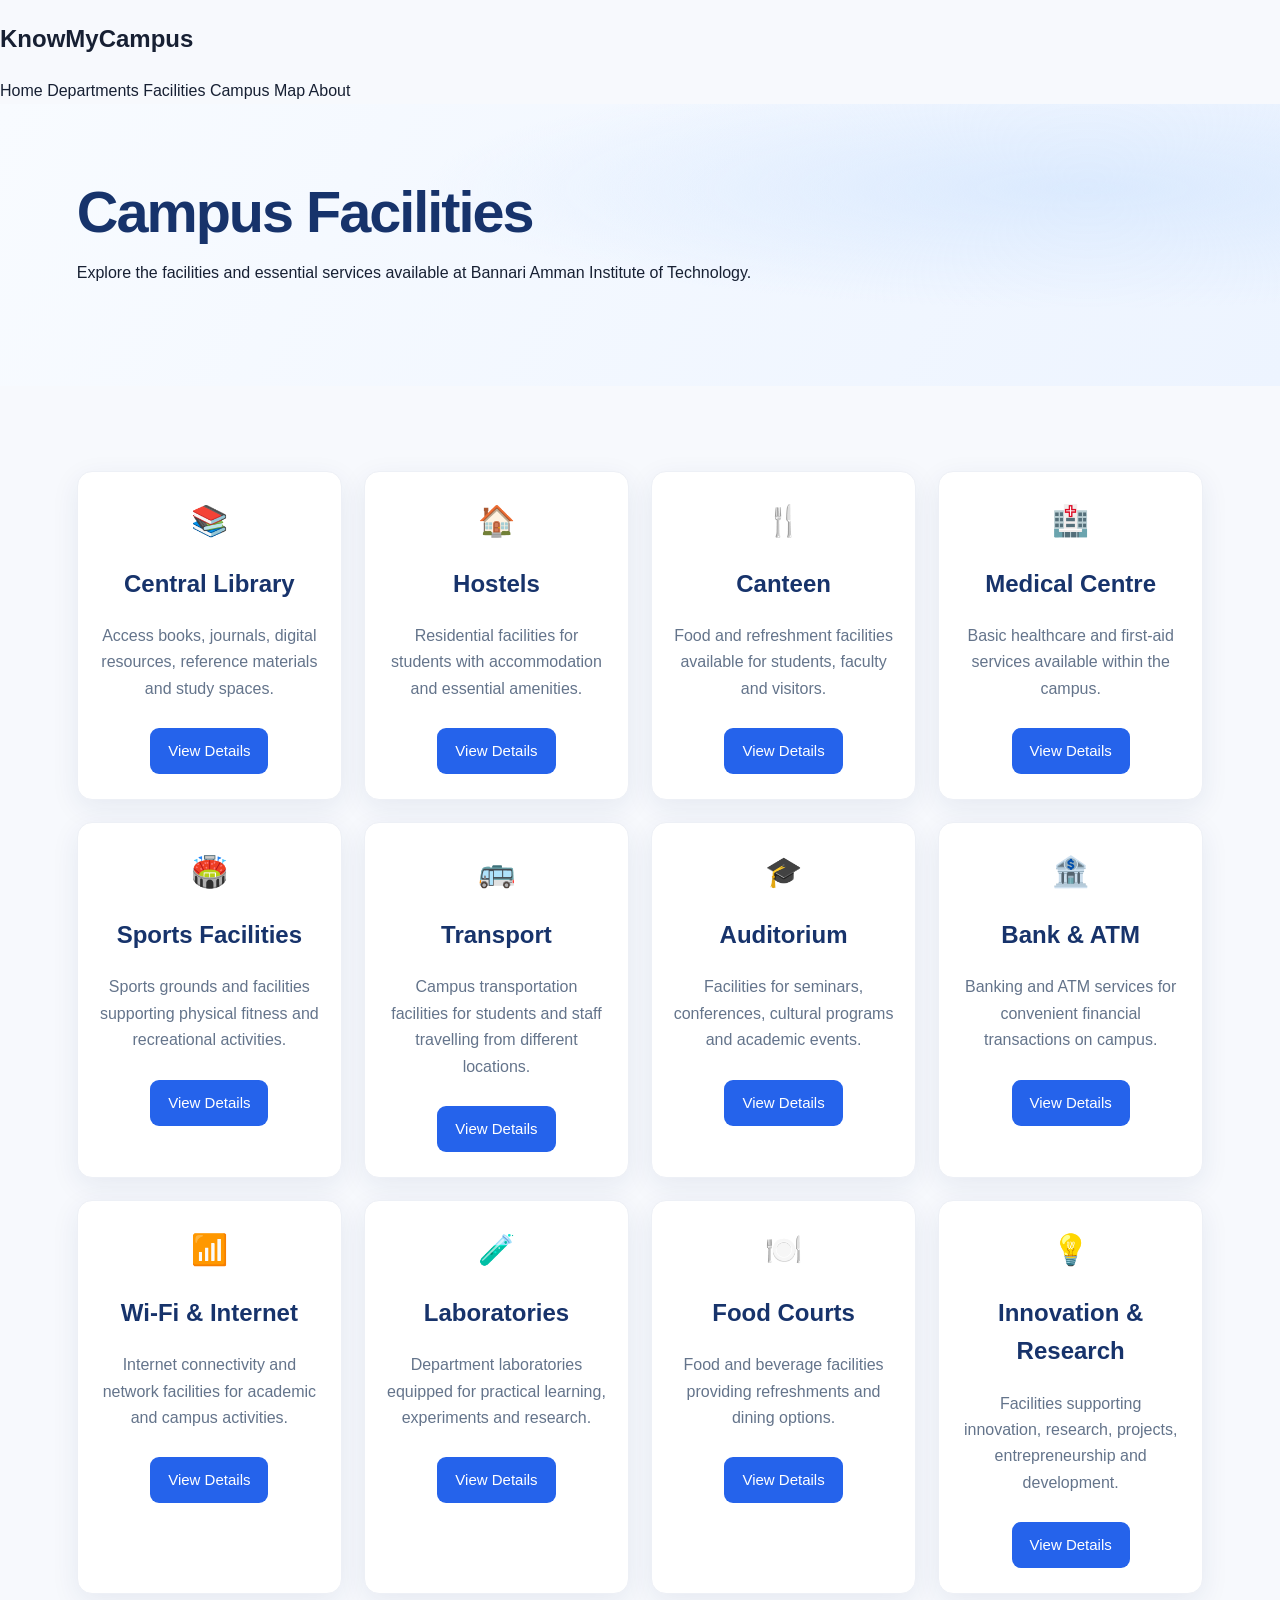
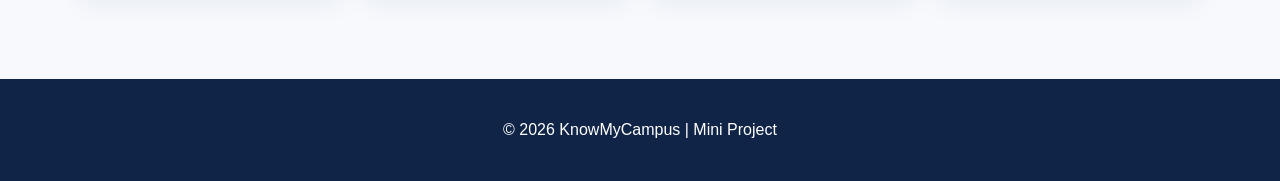
<file: facilities.html>
<!DOCTYPE html>
<html lang="en">

<head>
    <meta charset="UTF-8">
    <meta name="viewport" content="width=device-width, initial-scale=1.0">

    <title>Facilities | KnowMyCampus</title>

    <link rel="stylesheet" href="style.css">

    <style>

        /* ================= FACILITY DETAILS POPUP ================= */

        .facility-modal {
            display: none;
            position: fixed;
            z-index: 1000;
            left: 0;
            top: 0;
            width: 100%;
            height: 100%;
            background: rgba(0, 0, 0, 0.55);

            justify-content: center;
            align-items: center;
        }

        .facility-modal-content {
            background: white;
            width: 90%;
            max-width: 600px;
            padding: 30px;
            border-radius: 15px;
            box-shadow: 0 10px 30px rgba(0,0,0,0.3);
            text-align: center;
            position: relative;
            animation: popup 0.3s ease;
        }

        @keyframes popup {
            from {
                transform: scale(0.8);
                opacity: 0;
            }

            to {
                transform: scale(1);
                opacity: 1;
            }
        }

        .facility-modal-content h2 {
            margin-bottom: 15px;
            font-size: 28px;
        }

        .facility-modal-content p {
            font-size: 17px;
            line-height: 1.6;
            color: #444;
        }

        .close-button {
            position: absolute;
            top: 10px;
            right: 18px;
            font-size: 30px;
            cursor: pointer;
            color: #555;
        }

        .close-button:hover {
            color: red;
        }

        .facility-icon {
            font-size: 45px;
            margin-bottom: 10px;
        }

        .details-button {
            border: none;
            padding: 12px 25px;
            border-radius: 8px;
            cursor: pointer;
            font-size: 15px;
            margin-top: 10px;
        }

        .details-button:hover {
            opacity: 0.85;
        }

    </style>

</head>

<body>


<!-- ================= NAVIGATION ================= -->

<nav>

    <h2>KnowMyCampus</h2>

    <div>
        <a href="index.html">Home</a>
        <a href="departments.html">Departments</a>
        <a href="facilities.html">Facilities</a>
        <a href="campus-map.html">Campus Map</a>
        <a href="about.html">About</a>
    </div>

</nav>


<!-- ================= HEADER ================= -->

<section class="hero">

    <h1>Campus Facilities</h1>

    <p>
        Explore the facilities and essential services available
        at Bannari Amman Institute of Technology.
    </p>

</section>


<!-- ================= FACILITIES ================= -->

<section class="features">

    <div class="cards">


        <!-- 1. LIBRARY -->

        <div class="card">

            <div class="icon">📚</div>

            <h2>Central Library</h2>

            <p>
                Access books, journals, digital resources,
                reference materials and study spaces.
            </p>

            <button class="details-button"
                onclick="showFacility('Central Library')">
                View Details
            </button>

        </div>


        <!-- 2. HOSTELS -->

        <div class="card">

            <div class="icon">🏠</div>

            <h2>Hostels</h2>

            <p>
                Residential facilities for students with
                accommodation and essential amenities.
            </p>

            <button class="details-button"
                onclick="showFacility('Hostels')">
                View Details
            </button>

        </div>


        <!-- 3. CANTEEN -->

        <div class="card">

            <div class="icon">🍴</div>

            <h2>Canteen</h2>

            <p>
                Food and refreshment facilities available
                for students, faculty and visitors.
            </p>

            <button class="details-button"
                onclick="showFacility('Canteen')">
                View Details
            </button>

        </div>


        <!-- 4. MEDICAL CENTRE -->

        <div class="card">

            <div class="icon">🏥</div>

            <h2>Medical Centre</h2>

            <p>
                Basic healthcare and first-aid services
                available within the campus.
            </p>

            <button class="details-button"
                onclick="showFacility('Medical Centre')">
                View Details
            </button>

        </div>


        <!-- 5. SPORTS -->

        <div class="card">

            <div class="icon">🏟️</div>

            <h2>Sports Facilities</h2>

            <p>
                Sports grounds and facilities supporting
                physical fitness and recreational activities.
            </p>

            <button class="details-button"
                onclick="showFacility('Sports Facilities')">
                View Details
            </button>

        </div>


        <!-- 6. TRANSPORT -->

        <div class="card">

            <div class="icon">🚌</div>

            <h2>Transport</h2>

            <p>
                Campus transportation facilities for
                students and staff travelling from different locations.
            </p>

            <button class="details-button"
                onclick="showFacility('Transport')">
                View Details
            </button>

        </div>


        <!-- 7. AUDITORIUM -->

        <div class="card">

            <div class="icon">🎓</div>

            <h2>Auditorium</h2>

            <p>
                Facilities for seminars, conferences,
                cultural programs and academic events.
            </p>

            <button class="details-button"
                onclick="showFacility('Auditorium')">
                View Details
            </button>

        </div>


        <!-- 8. BANK -->

        <div class="card">

            <div class="icon">🏦</div>

            <h2>Bank & ATM</h2>

            <p>
                Banking and ATM services for convenient
                financial transactions on campus.
            </p>

            <button class="details-button"
                onclick="showFacility('Bank & ATM')">
                View Details
            </button>

        </div>


        <!-- 9. WIFI -->

        <div class="card">

            <div class="icon">📶</div>

            <h2>Wi-Fi & Internet</h2>

            <p>
                Internet connectivity and network facilities
                for academic and campus activities.
            </p>

            <button class="details-button"
                onclick="showFacility('Wi-Fi & Internet')">
                View Details
            </button>

        </div>


        <!-- 10. LABORATORIES -->

        <div class="card">

            <div class="icon">🧪</div>

            <h2>Laboratories</h2>

            <p>
                Department laboratories equipped for
                practical learning, experiments and research.
            </p>

            <button class="details-button"
                onclick="showFacility('Laboratories')">
                View Details
            </button>

        </div>


        <!-- 11. FOOD COURTS -->

        <div class="card">

            <div class="icon">🍽️</div>

            <h2>Food Courts</h2>

            <p>
                Food and beverage facilities providing
                refreshments and dining options.
            </p>

            <button class="details-button"
                onclick="showFacility('Food Courts')">
                View Details
            </button>

        </div>


        <!-- 12. INNOVATION -->

        <div class="card">

            <div class="icon">💡</div>

            <h2>Innovation & Research</h2>

            <p>
                Facilities supporting innovation, research,
                projects, entrepreneurship and development.
            </p>

            <button class="details-button"
                onclick="showFacility('Innovation & Research')">
                View Details
            </button>

        </div>


    </div>

</section>


<!-- ================= FACILITY DETAILS POPUP ================= -->

<div id="facilityModal" class="facility-modal">

    <div class="facility-modal-content">

        <span class="close-button"
              onclick="closeFacility()">
            &times;
        </span>

        <div id="facilityIcon"
             class="facility-icon">
        </div>

        <h2 id="facilityTitle">
            Facility
        </h2>

        <p id="facilityDescription">
            Facility information will appear here.
        </p>

    </div>

</div>


<!-- ================= FOOTER ================= -->

<footer>

    <p>
        © 2026 KnowMyCampus | Mini Project
    </p>

</footer>


<!-- ================= JAVASCRIPT ================= -->

<script>

function showFacility(facilityName) {

    let title = "";
    let description = "";
    let icon = "";

    switch (facilityName) {

        case "Central Library":

            title = "Central Library";
            icon = "📚";

            description =
                "The Central Library provides students and faculty with access to books, journals, digital resources, reference materials and study spaces. It supports academic learning, research and knowledge development.";

            break;


        case "Hostels":

            title = "Hostels";
            icon = "🏠";

            description =
                "The campus provides hostel facilities for students. The hostels offer residential accommodation along with essential amenities and facilities that support student life.";

            break;


        case "Canteen":

            title = "Canteen";
            icon = "🍴";

            description =
                "The campus canteen provides food and refreshments for students, faculty members and visitors. It supports the daily food and refreshment requirements of the campus community.";

            break;


        case "Medical Centre":

            title = "Medical Centre";
            icon = "🏥";

            description =
                "The Medical Centre provides basic healthcare and first-aid services for students and staff. It supports the health and wellbeing of the campus community.";

            break;


        case "Sports Facilities":

            title = "Sports Facilities";
            icon = "🏟️";

            description =
                "The campus provides sports grounds and recreational facilities that support physical fitness, sports activities and student participation in recreational programs.";

            break;


        case "Transport":

            title = "Transport";
            icon = "🚌";

            description =
                "Campus transportation facilities support students and staff travelling to and from different locations. The transport system helps provide convenient campus connectivity.";

            break;


        case "Auditorium":

            title = "Auditorium";
            icon = "🎓";

            description =
                "The auditorium is used for seminars, conferences, cultural programs, academic activities, presentations and other important campus events.";

            break;


        case "Bank & ATM":

            title = "Bank & ATM";
            icon = "🏦";

            description =
                "Banking and ATM facilities provide convenient access to financial services for students and staff within the campus.";

            break;


        case "Wi-Fi & Internet":

            title = "Wi-Fi & Internet";
            icon = "📶";

            description =
                "Campus internet and Wi-Fi facilities provide network connectivity for academic activities, online learning, research, communication and other campus requirements.";

            break;


        case "Laboratories":

            title = "Laboratories";
            icon = "🧪";

            description =
                "Department laboratories provide facilities for practical learning, experiments, project development, demonstrations and research activities.";

            break;


        case "Food Courts":

            title = "Food Courts";
            icon = "🍽️";

            description =
                "Food courts provide food and beverage facilities for students, faculty and visitors, offering convenient options for refreshments and dining.";

            break;


        case "Innovation & Research":

            title = "Innovation & Research";
            icon = "💡";

            description =
                "Innovation and research facilities support student projects, research activities, innovation, entrepreneurship, technology development and collaborative projects.";

            break;

    }


    document.getElementById("facilityTitle").innerText = title;

    document.getElementById("facilityDescription").innerText =
        description;

    document.getElementById("facilityIcon").innerText =
        icon;

    document.getElementById("facilityModal").style.display =
        "flex";
}


/* CLOSE POPUP */

function closeFacility() {

    document.getElementById("facilityModal").style.display =
        "none";

}


/* CLOSE WHEN CLICKING OUTSIDE */

window.onclick = function(event) {

    let modal =
        document.getElementById("facilityModal");

    if (event.target === modal) {

        modal.style.display = "none";

    }

};

</script>


</body>

</html>
</file>
<file: style.css>
/* =========================
   GLOBAL STYLES
========================= */

:root {
    --navy: #17336b;
    --blue: #2563eb;
    --blue-dark: #1d4ed8;
    --light-blue: #eff6ff;
    --page-bg: #f7f9fd;
    --text: #172033;
    --muted: #64748b;
    --white: #ffffff;
    --border: #e2e8f0;
    --shadow: 0 8px 28px rgba(23, 51, 107, 0.08);
    --radius: 18px;
}

* {
    box-sizing: border-box;
}

html {
    scroll-behavior: smooth;
    scroll-padding-top: 90px;
}

body {
    margin: 0;
    font-family: "Segoe UI", Arial, sans-serif;
    color: var(--text);
    background: var(--page-bg);
    line-height: 1.6;
}

a {
    color: inherit;
    text-decoration: none;
}

button,
input {
    font: inherit;
}

button,
a {
    -webkit-tap-highlight-color: transparent;
}

button:focus-visible,
a:focus-visible,
input:focus-visible {
    outline: 3px solid #93c5fd;
    outline-offset: 3px;
}

img {
    max-width: 100%;
}

/* =========================
   NAVIGATION
========================= */

.site-header {
    min-height: 82px;
    padding: 12px 6%;
    background: var(--white);
    display: flex;
    align-items: center;
    justify-content: space-between;
    gap: 24px;
    border-bottom: 1px solid var(--border);
    position: sticky;
    top: 0;
    z-index: 100;
}

.brand {
    display: flex;
    align-items: center;
    gap: 12px;
    flex-shrink: 0;
}

.brand-logo {
    width: 58px;
    height: 58px;
    object-fit: contain;
}

.brand-text {
    display: flex;
    flex-direction: column;
    line-height: 1.3;
}

.brand-text strong {
    color: var(--navy);
    font-size: 21px;
    letter-spacing: -0.5px;
}

.brand-text small {
    font-size: 12px;
    color: var(--muted);
}

.main-nav {
    display: flex;
    align-items: center;
    gap: 8px;
}

.main-nav a {
    padding: 10px 13px;
    color: #475569;
    font-size: 14px;
    font-weight: 600;
    border-radius: 9px;
    transition: background 0.2s, color 0.2s;
}

.main-nav a:hover,
.main-nav a.active {
    color: var(--blue);
    background: var(--light-blue);
}

.menu-toggle {
    display: none;
    border: 1px solid var(--border);
    background: white;
    border-radius: 9px;
    padding: 7px 12px;
    font-size: 22px;
    color: var(--navy);
    cursor: pointer;
}

/* =========================
   BUTTONS
========================= */

.btn {
    display: inline-flex;
    justify-content: center;
    align-items: center;
    gap: 8px;
    padding: 12px 19px;
    border: 1px solid transparent;
    border-radius: 10px;
    font-size: 14px;
    font-weight: 650;
    text-align: center;
    cursor: pointer;
    transition: transform 0.2s, background 0.2s,
                box-shadow 0.2s;
}

.btn:hover {
    transform: translateY(-2px);
}

.btn-primary {
    color: white;
    background: var(--blue);
    box-shadow: 0 5px 14px rgba(37, 99, 235, 0.18);
}

.btn-primary:hover {
    background: var(--blue-dark);
    box-shadow: 0 8px 20px rgba(37, 99, 235, 0.24);
}

.btn-outline {
    color: var(--navy);
    background: white;
    border-color: #cbd5e1;
}

.btn-outline:hover {
    border-color: var(--blue);
    background: var(--light-blue);
}

.btn-white {
    color: var(--navy);
    background: white;
}

.btn-white:hover {
    background: #eff6ff;
}

/* =========================
   HERO SECTION
========================= */

.hero {
    padding: 76px 6% 84px;
    overflow: hidden;
    background:
        radial-gradient(ellipse at 85% 30%,
        #dbeafe 0%, transparent 43%),
        linear-gradient(120deg, #f8fbff, #edf4ff);
}

.hero-inner {
    max-width: 1250px;
    margin: 0 auto;
    display: grid;
    grid-template-columns: 1.05fr 0.95fr;
    align-items: center;
    gap: 65px;
}

.hero-content {
    position: relative;
    z-index: 2;
}

.eyebrow {
    display: inline-block;
    margin-bottom: 14px;
    color: var(--blue);
    font-size: 12px;
    font-weight: 800;
    letter-spacing: 1.7px;
}

.hero h1 {
    max-width: 620px;
    margin: 0;
    color: var(--navy);
    font-size: clamp(38px, 4.5vw, 59px);
    line-height: 1.12;
    letter-spacing: -2px;
}

.hero h1 span,
.section-heading h2 span {
    color: var(--blue);
}

.hero-description {
    max-width: 540px;
    margin: 22px 0 24px;
    color: var(--muted);
    font-size: 17px;
    line-height: 1.8;
}

.search-form {
    display: flex;
    align-items: center;
    gap: 10px;
    max-width: 590px;
    padding: 7px;
    background: white;
    border: 1px solid #dbe3ef;
    border-radius: 13px;
    box-shadow: 0 5px 22px rgba(30, 64, 120, 0.07);
}

.search-icon {
    padding-left: 10px;
    color: var(--blue);
    font-size: 27px;
    line-height: 1;
}

.search-form input {
    flex: 1;
    min-width: 0;
    padding: 12px 4px;
    border: 0;
    outline: none;
    background: transparent;
    color: var(--text);
    font-size: 14px;
}

.search-form input:focus-visible {
    outline: none;
}

.search-hint {
    margin: 9px 0 0 5px;
    color: var(--muted);
    font-size: 12px;
}

.hero-actions {
    display: flex;
    flex-wrap: wrap;
    gap: 12px;
    margin-top: 27px;
}

.hero-note {
    display: flex;
    align-items: center;
    gap: 9px;
    margin-top: 28px;
    color: #52647d;
    font-size: 12px;
}

.status-dot {
    display: inline-block;
    width: 8px;
    height: 8px;
    flex: 0 0 8px;
    border-radius: 50%;
    background: #22c55e;
}

.hero-visual {
    position: relative;
    min-width: 0;
    padding: 15px 10px 24px;
}

.campus-image-frame {
    position: relative;
    z-index: 1;
    min-height: 340px;
    overflow: hidden;
    border: 7px solid white;
    border-radius: 25px;
    background: linear-gradient(135deg, #dbeafe, #bfdbfe);
    box-shadow: 0 22px 55px rgba(23, 51, 107, 0.17);
    transform: rotate(1deg);
}

.campus-hero-image {
    display: block;
    width: 100%;
    height: 410px;
    object-fit: cover;
}

.image-placeholder {
    min-height: 340px;
    height: 100%;
    align-items: center;
    justify-content: center;
    flex-direction: column;
    gap: 8px;
    text-align: center;
    color: var(--navy);
}

.image-placeholder span {
    font-size: 60px;
}

.image-placeholder small {
    color: var(--muted);
}

.floating-card {
    position: absolute;
    z-index: 3;
    display: flex;
    align-items: center;
    gap: 11px;
    padding: 14px 17px;
    border: 1px solid rgba(226, 232, 240, 0.9);
    border-radius: 14px;
    background: rgba(255, 255, 255, 0.97);
    box-shadow: var(--shadow);
}

.floating-card-top {
    top: 42px;
    left: -23px;
}

.floating-card-bottom {
    right: -13px;
    bottom: 44px;
    transition: transform 0.2s;
}

.floating-card-bottom:hover {
    transform: translateY(-3px);
}

.floating-card div {
    display: flex;
    flex-direction: column;
}

.floating-card strong {
    color: var(--navy);
    font-size: 13px;
}

.floating-card small {
    color: var(--muted);
    font-size: 11px;
}

.floating-icon {
    display: grid;
    place-items: center;
    width: 39px;
    height: 39px;
    border-radius: 11px;
    background: var(--light-blue);
    font-size: 21px;
}

.decorative-circle {
    position: absolute;
    top: -17px;
    right: -12px;
    width: 100px;
    height: 100px;
    border: 18px solid rgba(96, 165, 250, 0.17);
    border-radius: 50%;
}

/* =========================
   GENERAL SECTIONS
========================= */

.section {
    padding: 80px 6%;
}

.section-heading {
    max-width: 740px;
    margin: 0 auto 42px;
    text-align: center;
}

.section-heading .eyebrow {
    margin-bottom: 8px;
}

.section-heading h2 {
    margin: 0;
    color: var(--navy);
    font-size: clamp(27px, 3vw, 37px);
    line-height: 1.3;
    letter-spacing: -0.8px;
}

.section-heading p {
    margin: 13px auto 0;
    color: var(--muted);
    font-size: 15px;
}

.explore-section {
    background: var(--page-bg);
}

.feature-grid {
    max-width: 1250px;
    margin: 0 auto;
    display: grid;
    grid-template-columns: repeat(4, minmax(0, 1fr));
    gap: 22px;
}

.feature-card {
    display: flex;
    flex-direction: column;
    align-items: flex-start;
    min-width: 0;
    padding: 27px 23px;
    border: 1px solid #edf0f6;
    border-radius: var(--radius);
    background: white;
    box-shadow: 0 5px 20px rgba(23, 51, 107, 0.045);
    transition: transform 0.25s, box-shadow 0.25s,
                border-color 0.25s;
}

.feature-card:hover {
    transform: translateY(-6px);
    border-color: #bfdbfe;
    box-shadow: 0 16px 35px rgba(23, 51, 107, 0.10);
}

.feature-icon {
    display: grid;
    place-items: center;
    width: 54px;
    height: 54px;
    margin-bottom: 17px;
    border-radius: 15px;
    font-size: 26px;
}

.icon-blue {
    background: #dbeafe;
}

.icon-purple {
    background: #ede9fe;
}

.icon-green {
    background: #dcfce7;
}

.icon-orange {
    background: #ffedd5;
}

.feature-card h3 {
    margin: 0 0 10px;
    color: var(--navy);
    font-size: 18px;
    line-height: 1.35;
}

.feature-card p {
    margin: 0 0 20px;
    color: var(--muted);
    font-size: 14px;
    line-height: 1.75;
}

.card-link {
    margin-top: auto;
    color: var(--blue);
    font-size: 13px;
    font-weight: 750;
}

/* =========================
   DISCOVERY BANNER
========================= */

.discovery-section {
    position: relative;
    display: flex;
    align-items: center;
    justify-content: space-between;
    gap: 30px;
    max-width: 1250px;
    min-height: 300px;
    margin: 0 auto 30px;
    padding: 48px 6%;
    overflow: hidden;
    border-radius: 24px;
    color: white;
    background: linear-gradient(120deg, #17336b, #2563eb);
}

.discovery-content {
    position: relative;
    z-index: 2;
    max-width: 650px;
}

.discovery-content .eyebrow {
    color: #bfdbfe;
}

.discovery-content h2 {
    margin: 0;
    font-size: clamp(30px, 3.3vw, 42px);
    line-height: 1.2;
}

.discovery-content p {
    max-width: 570px;
    margin: 16px 0 25px;
    color: #e2eaff;
    font-size: 15px;
}

.discovery-art {
    position: relative;
    display: grid;
    place-items: center;
    width: 240px;
    height: 220px;
    flex-shrink: 0;
}

.art-circle {
    display: grid;
    place-items: center;
    width: 155px;
    height: 155px;
    border: 1px solid rgba(255, 255, 255, 0.35);
    border-radius: 50%;
    background: rgba(255, 255, 255, 0.13);
}

.art-circle span {
    font-size: 65px;
}

.art-building {
    position: absolute;
    right: 0;
    bottom: 13px;
    padding: 12px;
    border-radius: 15px;
    background: white;
    font-size: 38px;
    box-shadow: var(--shadow);
}

.art-sparkle {
    position: absolute;
    top: 10px;
    right: 26px;
    color: #bfdbfe;
    font-size: 38px;
}

/* =========================
   AI ASSISTANT
========================= */

.assistant-section {
    background: #f0f6ff;
}

.assistant-panel {
    max-width: 790px;
    margin: 0 auto;
    padding: 25px;
    border: 1px solid #e0eafa;
    border-radius: 21px;
    background: white;
    box-shadow: var(--shadow);
}

.assistant-header {
    display: flex;
    align-items: center;
    gap: 13px;
    padding-bottom: 20px;
    border-bottom: 1px solid var(--border);
}

.assistant-avatar {
    display: grid;
    place-items: center;
    width: 51px;
    height: 51px;
    border-radius: 15px;
    background: var(--light-blue);
    font-size: 27px;
}

.assistant-header h3 {
    margin: 0;
    color: var(--navy);
    font-size: 17px;
}

.assistant-header p {
    display: flex;
    align-items: center;
    gap: 7px;
    margin: 4px 0 0;
    color: var(--muted);
    font-size: 12px;
}

.suggestion-list {
    display: flex;
    flex-wrap: wrap;
    gap: 9px;
    padding: 18px 0;
}

.suggestion {
    padding: 9px 12px;
    border: 1px solid #dbe5f5;
    border-radius: 10px;
    color: var(--navy);
    background: #f8fbff;
    font-size: 12px;
    cursor: pointer;
    transition: background 0.2s, border-color 0.2s;
}

.suggestion:hover {
    border-color: #93c5fd;
    background: var(--light-blue);
}

.chat-messages {
    display: flex;
    flex-direction: column;
    gap: 12px;
    max-height: 290px;
    min-height: 95px;
    padding: 15px;
    overflow-y: auto;
    border-radius: 13px;
    background: #f8fafc;
}

.chat-bubble {
    max-width: 85%;
    padding: 12px 15px;
    border-radius: 13px;
    font-size: 13px;
    line-height: 1.65;
    overflow-wrap: anywhere;
    white-space: pre-wrap;
}

.bot-message {
    align-self: flex-start;
    border: 1px solid #e2e8f0;
    border-bottom-left-radius: 4px;
    color: #334155;
    background: white;
}

.user-message {
    align-self: flex-end;
    border-bottom-right-radius: 4px;
    color: white;
    background: var(--blue);
}

.assistant-form {
    display: flex;
    gap: 10px;
    margin-top: 16px;
}

.assistant-form input {
    flex: 1;
    min-width: 0;
    padding: 13px 15px;
    border: 1px solid #cbd5e1;
    border-radius: 10px;
    background: white;
    font-size: 13px;
}

.assistant-disclaimer {
    margin: 13px 0 0;
    color: var(--muted);
    font-size: 11px;
}

/* =========================
   CLOSING SECTION
========================= */

.closing-section {
    padding: 70px 6%;
    text-align: center;
    background: white;
}

.closing-section h2 {
    margin: 0;
    color: var(--navy);
    font-size: clamp(27px, 3vw, 36px);
}

.closing-section p {
    margin: 12px 0 23px;
    color: var(--muted);
    font-size: 15px;
}

.closing-actions {
    display: flex;
    flex-wrap: wrap;
    justify-content: center;
    gap: 12px;
}

/* =========================
   FOOTER
========================= */

.site-footer {
    padding: 42px 6% 0;
    color: white;
    background: #102447;
}

.footer-inner {
    max-width: 1250px;
    margin: 0 auto;
    display: flex;
    align-items: flex-start;
    justify-content: space-between;
    gap: 35px;
    padding-bottom: 32px;
}

.footer-brand strong {
    font-size: 22px;
}

.footer-brand p {
    margin: 5px 0;
    color: #dbeafe;
    font-size: 14px;
}

.footer-brand small {
    display: block;
    max-width: 380px;
    margin-top: 10px;
    color: #b8c7df;
    font-size: 12px;
}

.footer-links {
    display: flex;
    flex-wrap: wrap;
    gap: 15px 22px;
}

.footer-links a {
    color: #dbeafe;
    font-size: 13px;
}

.footer-links a:hover {
    color: white;
    text-decoration: underline;
}

.footer-bottom {
    padding: 17px 0;
    border-top: 1px solid rgba(255, 255, 255, 0.15);
    text-align: center;
}

.footer-bottom p {
    margin: 0;
    color: #c4d2e7;
    font-size: 12px;
}

/* =========================
   EXISTING PAGE COMPATIBILITY
   Departments / Facilities /
   Campus Map / About
========================= */

.features {
    padding: 55px 6%;
    text-align: center;
}

.features > h1 {
    margin: 0 0 8px;
    color: var(--navy);
}

.features > p {
    max-width: 750px;
    margin: 0 auto 30px;
    color: var(--muted);
}

.cards {
    display: grid;
    grid-template-columns: repeat(auto-fit, minmax(220px, 1fr));
    gap: 22px;
    max-width: 1300px;
    margin: 30px auto;
    align-items: stretch;
}

.card {
    padding: 25px 20px;
    border: 1px solid #edf0f6;
    border-radius: 15px;
    background: white;
    box-shadow: var(--shadow);
    transition: transform 0.2s, box-shadow 0.2s;
}

.card:hover {
    transform: translateY(-4px);
    box-shadow: 0 14px 30px rgba(23, 51, 107, 0.10);
}

.card h2,
.card h3 {
    color: var(--navy);
}

.card p {
    color: var(--muted);
    line-height: 1.65;
}

.card button {
    padding: 11px 18px;
    border: 0;
    border-radius: 9px;
    color: white;
    background: var(--blue);
    cursor: pointer;
}

.card button:hover {
    background: var(--blue-dark);
}

.icon {
    font-size: 30px;
}

footer:not(.site-footer) {
    padding: 22px;
    text-align: center;
    color: white;
    background: #102447;
}

/* =========================
   RESPONSIVE DESIGN
========================= */

@media (max-width: 1050px) {
    .hero-inner {
        gap: 35px;
    }

    .feature-grid {
        grid-template-columns: repeat(2, minmax(0, 1fr));
    }

    .floating-card-top {
        left: -5px;
    }

    .floating-card-bottom {
        right: -5px;
    }

    .discovery-section {
        margin-left: 4%;
        margin-right: 4%;
    }
}

@media (max-width: 760px) {
    .site-header {
        min-height: 72px;
        padding: 10px 5%;
        flex-wrap: wrap;
        gap: 10px;
    }

    .brand-logo {
        width: 43px;
        height: 43px;
    }

    .brand-text strong {
        font-size: 18px;
    }

    .brand-text small {
        font-size: 10px;
    }

    .menu-toggle {
        display: block;
    }

    .main-nav {
        display: none;
        width: 100%;
        flex-direction: column;
        align-items: stretch;
        gap: 3px;
        padding: 8px 0;
    }

    .main-nav.nav-open {
        display: flex;
    }

    .main-nav a {
        padding: 12px;
    }

    .hero {
        padding: 52px 5% 60px;
    }

    .hero-inner {
        grid-template-columns: 1fr;
        gap: 38px;
    }

    .hero h1 {
        font-size: clamp(37px, 9vw, 49px);
        letter-spacing: -1.5px;
    }

    .hero-description {
        font-size: 15px;
    }

    .campus-image-frame {
        min-height: 250px;
    }

    .campus-hero-image {
        height: 300px;
    }

    .floating-card-top {
        top: 24px;
        left: -2px;
    }

    .floating-card-bottom {
        right: -2px;
        bottom: 30px;
    }

    .section {
        padding: 58px 5%;
    }

    .section-heading {
        margin-bottom: 30px;
    }

    .feature-grid {
        grid-template-columns: 1fr;
        gap: 15px;
    }

    .feature-card {
        padding: 23px;
    }

    .discovery-section {
        min-height: auto;
        margin: 0 5% 20px;
        padding: 32px 25px;
        border-radius: 18px;
    }

    .discovery-art {
        display: none;
    }

    .assistant-panel {
        padding: 17px;
    }

    .suggestion-list {
        gap: 7px;
    }

    .suggestion {
        flex: 1 1 auto;
    }

    .assistant-form {
        gap: 7px;
    }

    .assistant-form .btn {
        padding: 11px 13px;
    }

    .closing-section {
        padding: 52px 5%;
    }

    .footer-inner {
        flex-direction: column;
        gap: 25px;
    }

    .footer-links {
        gap: 13px 18px;
    }

    .features {
        padding: 40px 5%;
    }

    .cards {
        grid-template-columns: 1fr;
        gap: 15px;
    }
}

@media (max-width: 400px) {
    .brand-text small {
        max-width: 175px;
    }

    .hero-actions {
        flex-direction: column;
    }

    .hero-actions .btn {
        width: 100%;
    }

    .search-form {
        gap: 4px;
    }

    .search-form .btn {
        padding: 10px 12px;
    }

    .floating-card {
        padding: 10px;
    }

    .floating-card strong {
        font-size: 11px;
    }

    .floating-card small {
        font-size: 10px;
    }

    .assistant-form {
        flex-direction: column;
    }

    .chat-bubble {
        max-width: 95%;
    }
}
</file>
